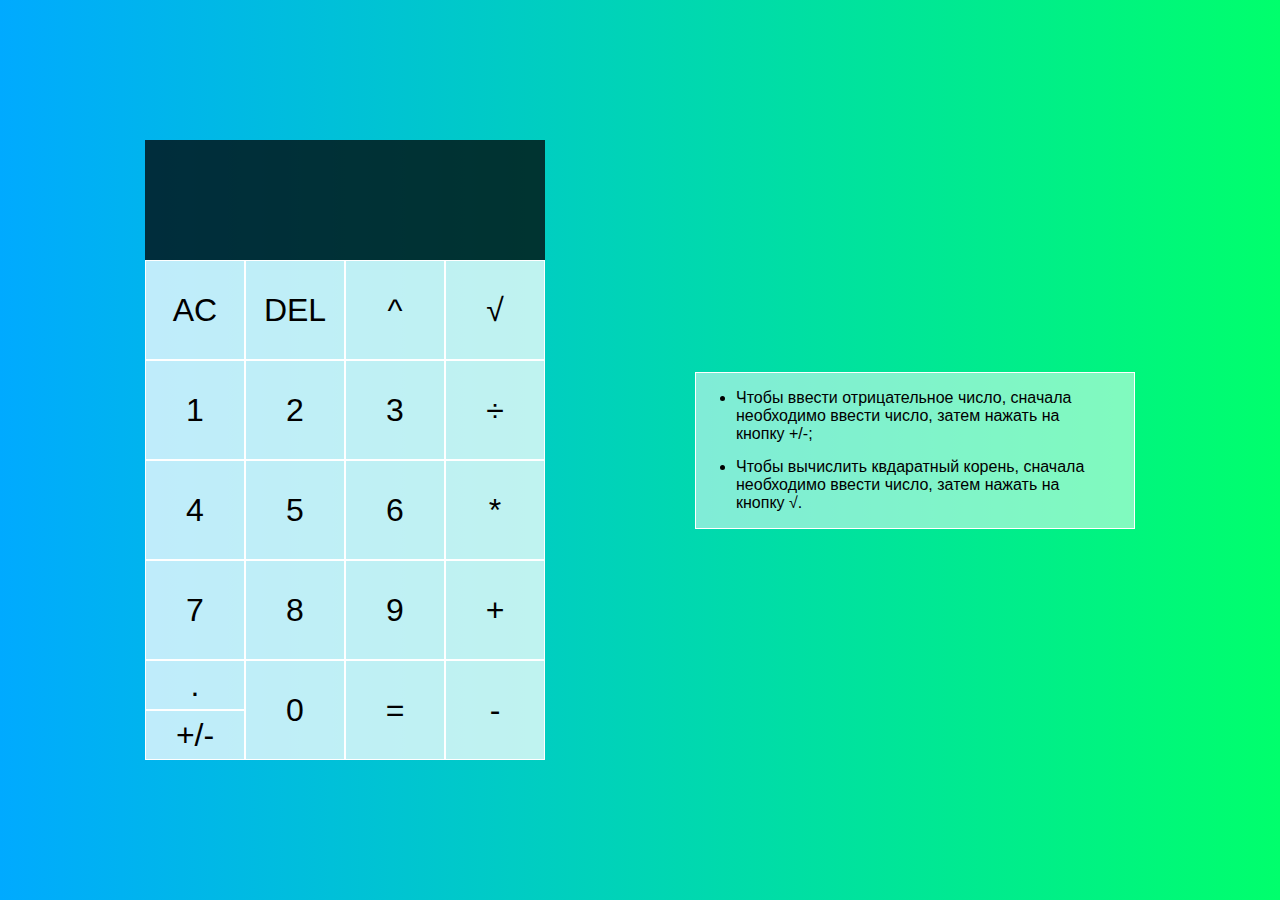
<file: calculator/index.html>
<!DOCTYPE html>
<html lang="en">

<head>
  <meta charset="UTF-8">
  <meta name="viewport" content="width=device-width, initial-scale=1.0">
  <meta http-equiv="X-UA-Compatible" content="ie=edge">
  <title>Calculator</title>
  <link href="styles.css" rel="stylesheet">
  <script src="script.js" defer></script>
</head>

<body>
  <div class="main-block">
    <div class="calculator-grid">
      <div class="output">
        <div data-previous-operand class="previous-operand"></div>
        <div data-current-operand class="current-operand"></div>
      </div>
      <button class="full" data-all-clear>AC</button>
      <button class="full" data-delete>DEL</button>
      <button class="full" data-operation>^</button>
      <button class="full" data-operation>&Sqrt;</button>
      <button class="full" data-number>1</button>
      <button class="full" data-number>2</button>
      <button class="full" data-number>3</button>
      <button class="full" data-operation>÷</button>
      <button class="full" data-number>4</button>
      <button class="full" data-number>5</button>
      <button class="full" data-number>6</button>
      <button class="full" data-operation>*</button>
      <button class="full" data-number>7</button>
      <button class="full" data-number>8</button>
      <button class="full" data-number>9</button>
      <button class="full" data-operation>+</button>
      <button class="half dot" data-number>.</button>
      <button class="half plus-minus" data-negative>+/-</button>
      <button class="full" data-number>0</button>
      <button class="full" data-equals>=</button>
      <button class="full" data-operation>-</button>
    </div>

    <div class="instruction">
      <ul>
        <li>Чтобы ввести отрицательное число, сначала необходимо ввести число, затем нажать на кнопку +/-;</li>
        <li>Чтобы вычислить квдаратный корень, сначала необходимо ввести число, затем нажать на кнопку &Sqrt;.</li>
      </ul>
    </div>
  </div>
</body>

</html>
</file>
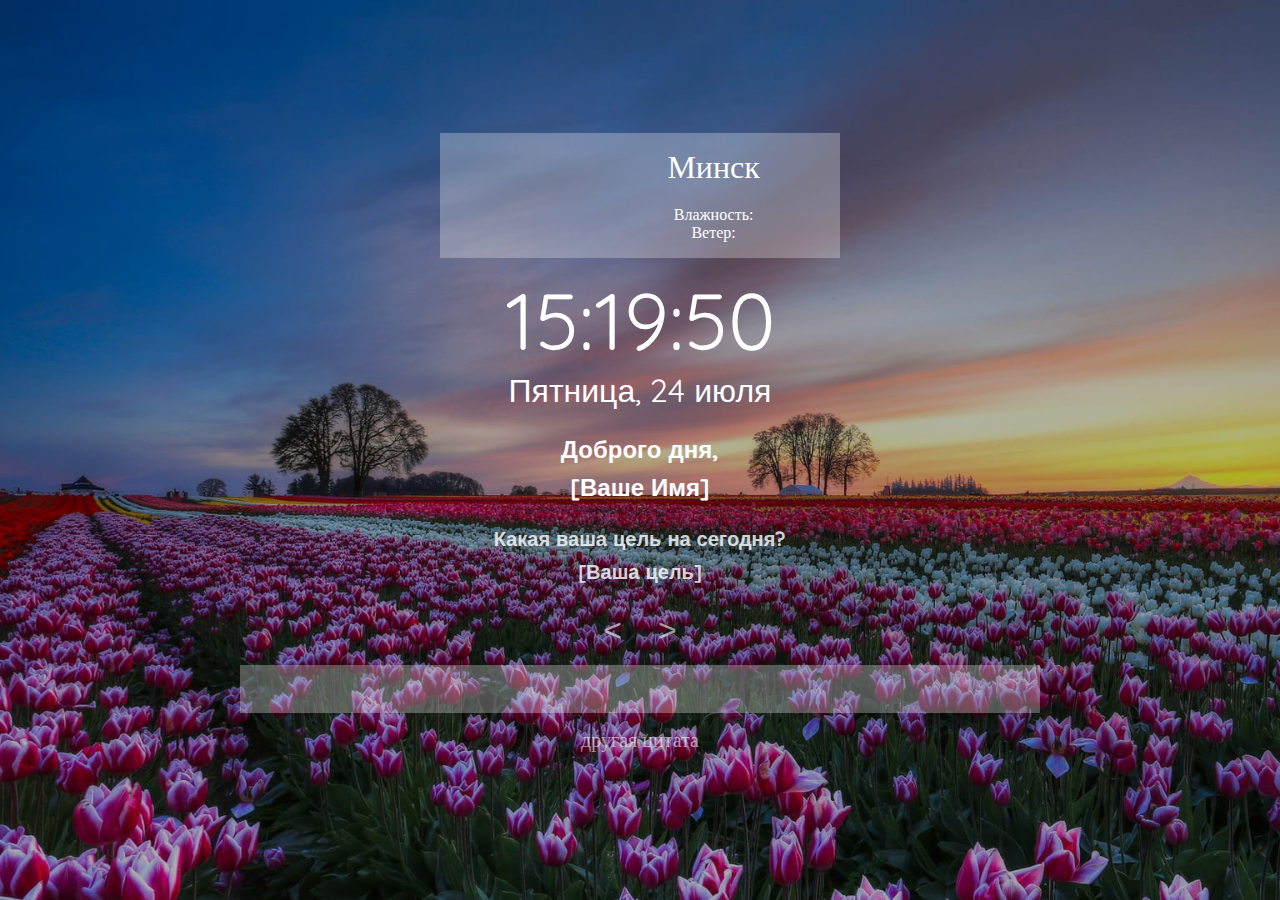
<file: momentum/index.html>
<!DOCTYPE html>
<html lang="en">

<head>
  <meta charset="UTF-8" />
  <meta name="viewport" content="width=device-width, initial-scale=1.0" />
  <link href="https://fonts.googleapis.com/css2?family=Quicksand:wght@600&display=swap" rel="stylesheet">
  <link rel="stylesheet" href="owfont-regular.css" />
  <link rel="stylesheet" href="style.css" />
  <title>momentum</title>
</head>

<body>
  <div class="weather">
    <div class="part1">
      <div class="weather-icon"></div>
      <div class="temperature"></div>
    </div>
    <div class="part2">
      <div class="city" contenteditable="true">Минск</div>
      <div class="humidity">Влажность: </div>
      <div class="wind">Ветер:</div>
    </div>
  </div>
  <time class="time"></time>
  <h1>
    <div class="greeting"></div>
    <div class="name" contenteditable="true"></div>
  </h1>
  <h2>
    <div>Какая ваша цель на сегодня?</div>
    <div class="focus" contenteditable="true"></div>
  </h2>
  <div>
    <button class="load-previous-bg-btn">&lt;</button>
    <button class="load-next-bg-btn">&gt;</button>
  </div>
  <figure class="quote">
    <blockquote></blockquote>
    <figcaption></figcaption>
  </figure>
  <button class="change-quote-btn">другая цитата</button>
  <script src="script.js"></script>
</body>

</html>
</file>
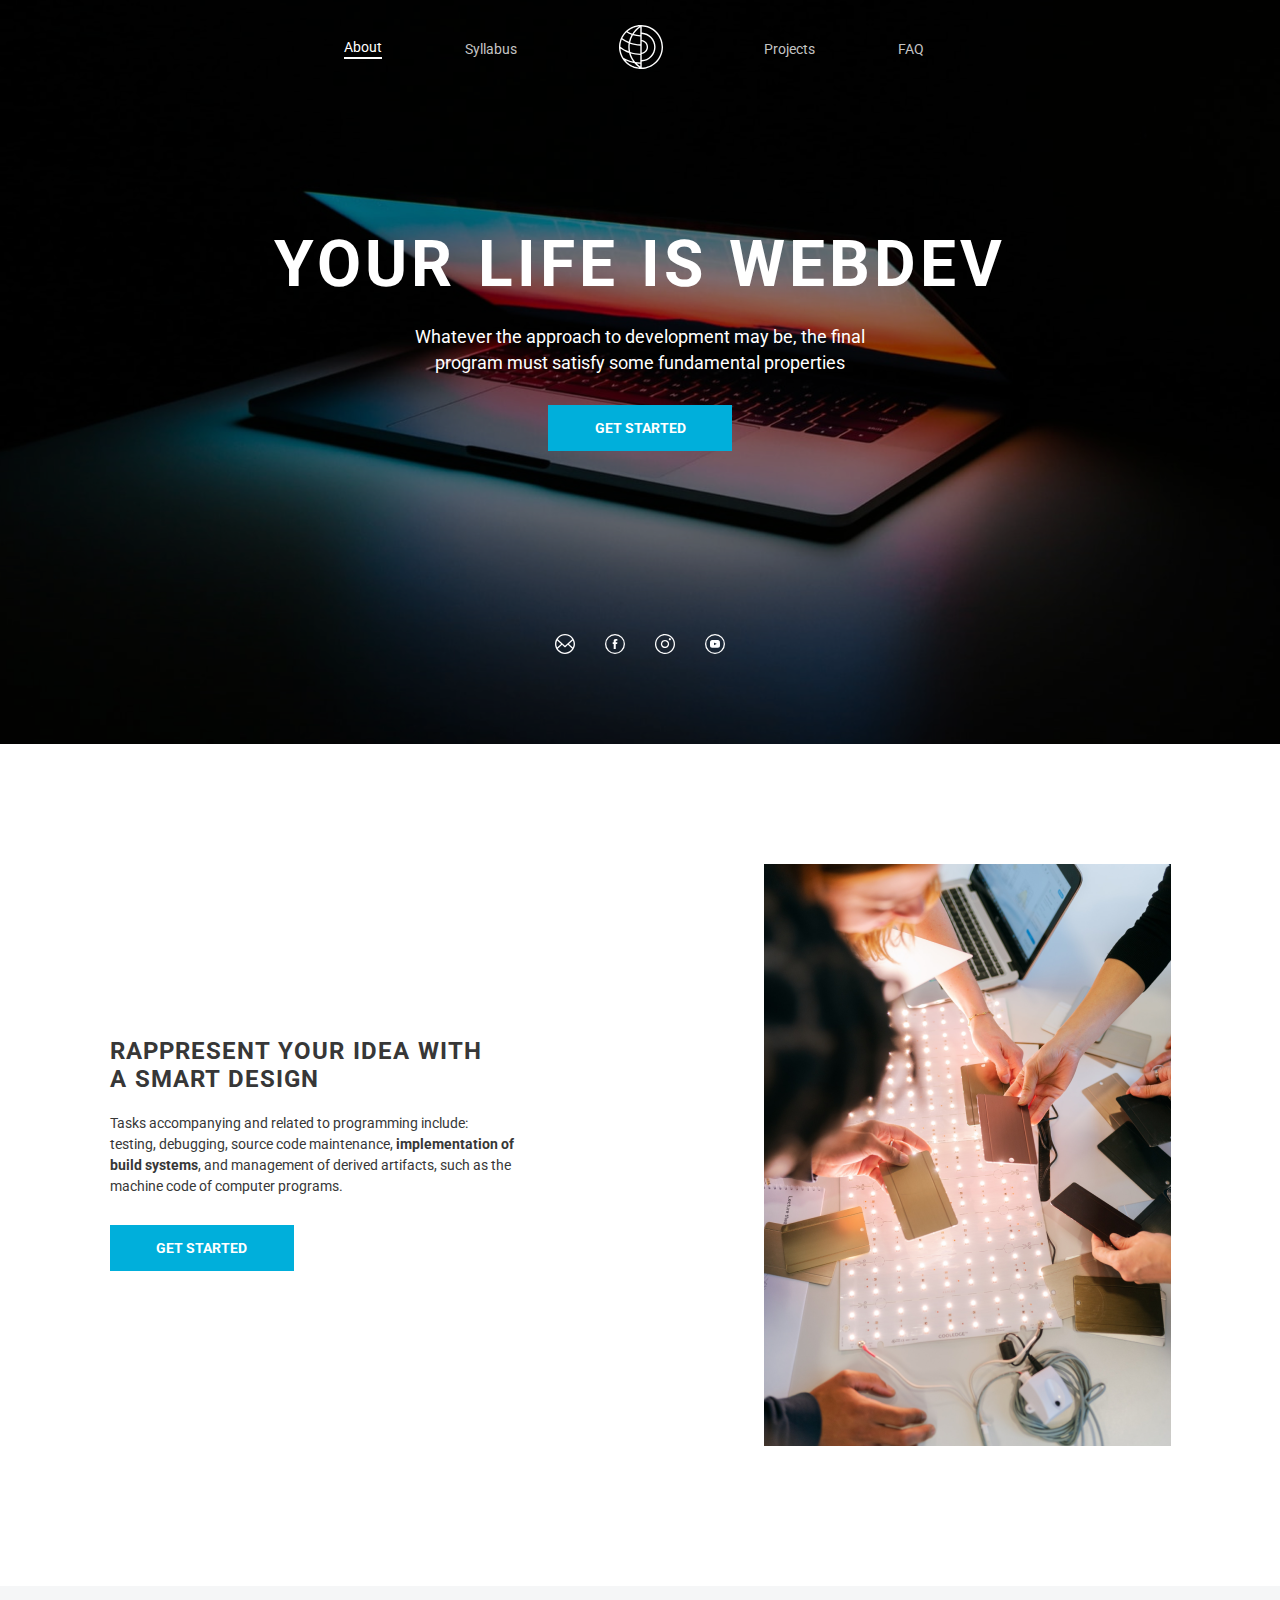
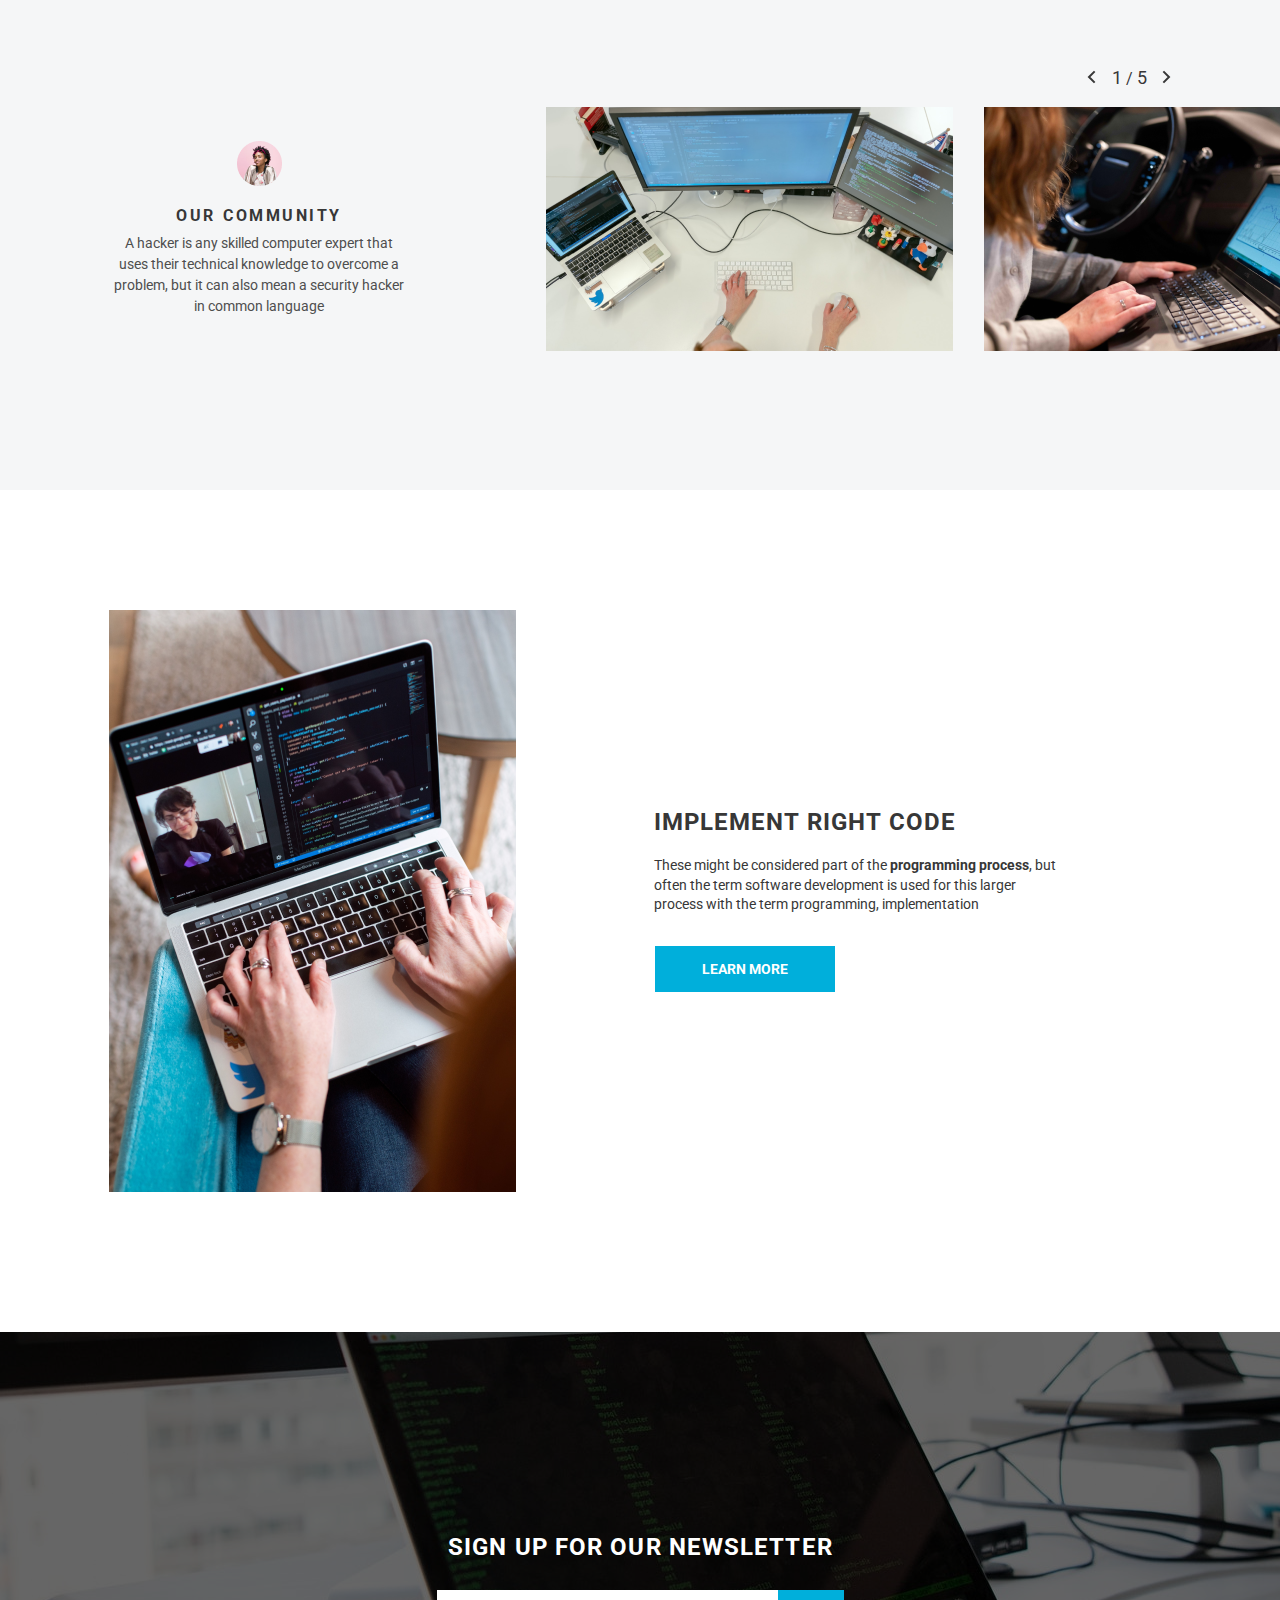
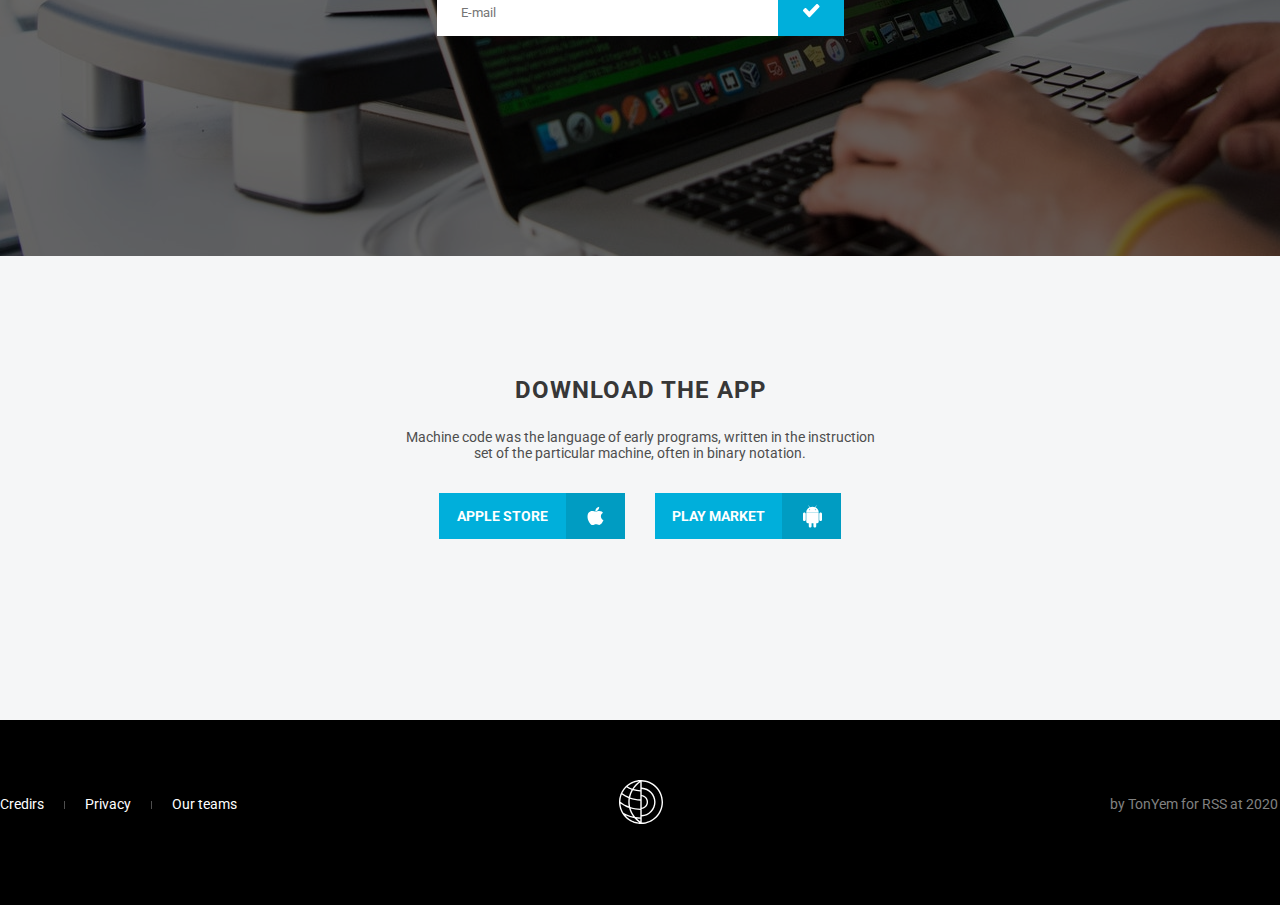
<file: webdev/index.html>
<!DOCTYPE html>
<html lang="en">

<head>
    <meta charset="UTF-8">
    <meta name="viewport" content="width=device-width, initial-scale=1.0">
    <link rel="stylesheet" href="./style.css">
    <title>webdev</title>
</head>

<body>
    <div class="parent-of-all">
        <header id="header">
            <nav class="nav">
                <h1 class="webdev">webdev</h1>
                <ul class="nav-list">
                    <li class="nav-list-element"><a class="white-link">About</a></li>
                    <li class="nav-list-element"><a class="white-link">Syllabus</a></li>
                    <li class="nav-list-element"><a class="logo"><img src="./assets/logo.svg"></a>
                    </li>
                    <li class="nav-list-element"><a class="white-link">Projects</a></li>
                    <li class="nav-list-element"><a class="white-link">FAQ</a></li>
                </ul>
            </nav>
        </header>
        <main>
            <section class="your-life">

                <div class="your-life-heading">your life is WebDev</div>
                <div class="text">Whatever the approach to development may be, the final program must satisfy some
                    fundamental properties</div>
                <div class="btn-main-box">
                    <button class="btn-main">GET STARTED</button>
                </div>
                <div class="links-box">
                    <a href="#">
                        <svg width="20" height="20" viewBox="0 0 20 20" fill="none" xmlns="http://www.w3.org/2000/svg">
                            <path
                                d="M9.99781 0C4.51913 0 0.035774 4.45778 0.000227016 9.93778C-0.0175465 12.6089 1.00887 15.1289 2.88397 17.0267C4.75908 18.9289 7.26514 19.9822 9.9356 20C9.9356 20 9.99781 20 10.0023 20C15.4809 20 19.9643 15.5422 19.9998 10.0622C20.0309 4.55111 15.5742 0.0355556 9.99781 0ZM17.8537 13.6089L13.8858 10L17.8581 6.39111C18.3736 7.50667 18.6579 8.74667 18.6491 10.0533C18.6402 11.32 18.3558 12.5244 17.8537 13.6089ZM10.0511 1.34667C13.0415 1.36444 15.672 2.90667 17.2138 5.23111L9.99781 11.7911L7.50064 9.52L2.79066 5.24C4.3414 2.89778 7.01187 1.34667 10.0511 1.34667ZM2.14193 6.39111L6.10986 10L2.13304 13.6133C1.60873 12.48 1.33768 11.2311 1.34657 9.94667C1.35546 8.68 1.63983 7.47556 2.14193 6.39111ZM9.99781 18.6533H9.94005C7.62949 18.64 5.46557 17.7244 3.8393 16.08C3.4394 15.6756 3.08393 15.2356 2.77289 14.7689L7.06519 10.8711L9.56236 13.1378C9.68678 13.2489 9.84229 13.3067 9.99781 13.3067C10.1533 13.3067 10.3088 13.2489 10.4333 13.1378L12.9304 10.8711L17.2138 14.7644C15.6587 17.1022 13.0015 18.6533 9.99781 18.6533Z"
                                fill="white" />
                        </svg>
                    </a>
                    <a href="#">
                        <svg width="20" height="20" viewBox="0 0 20 20" fill="none" xmlns="http://www.w3.org/2000/svg">
                            <path
                                d="M8.6955 6.937V8.314H7.6875V9.997H8.6955V15H10.7675V9.997H12.1575C12.1575 9.997 12.2885 9.19 12.3515 8.307H10.7755V7.157C10.7755 6.984 11.0015 6.753 11.2255 6.753H12.3535V5H10.8185C8.6445 5 8.6955 6.685 8.6955 6.937Z"
                                fill="white" />
                            <circle cx="10" cy="10" r="9.35" stroke="white" stroke-width="1.3" />
                        </svg>
                    </a>
                    <a href="#">
                        <svg width="20" height="20" viewBox="0 0 20 20" fill="none" xmlns="http://www.w3.org/2000/svg">
                            <path
                                d="M15.5787 4.42128C15.7785 4.62103 15.8907 4.89196 15.8907 5.17447C15.8907 5.45697 15.7785 5.7279 15.5787 5.92766C15.379 6.12742 15.108 6.23964 14.8255 6.23964C14.543 6.23964 14.2721 6.12742 14.0723 5.92766C14.0248 5.87675 13.9808 5.82273 13.9404 5.76596C13.9011 5.70726 13.8683 5.64448 13.8426 5.57872C13.8163 5.51559 13.7963 5.45003 13.783 5.38298C13.7767 5.31361 13.7767 5.24383 13.783 5.17447C13.7848 4.89258 13.8962 4.62246 14.0936 4.42128C14.1436 4.37274 14.1977 4.3286 14.2553 4.28936C14.3711 4.21159 14.5013 4.15804 14.6383 4.13191C14.8068 4.10123 14.9801 4.1115 15.1438 4.16185C15.3075 4.21221 15.4566 4.30119 15.5787 4.42128ZM14.1149 10C14.1149 10.8138 13.8736 11.6094 13.4214 12.2861C12.9693 12.9628 12.3266 13.4902 11.5747 13.8017C10.8228 14.1131 9.99544 14.1946 9.19723 14.0358C8.39902 13.877 7.66581 13.4851 7.09033 12.9097C6.51486 12.3342 6.12295 11.601 5.96418 10.8028C5.8054 10.0046 5.88689 9.17719 6.19834 8.4253C6.50978 7.6734 7.0372 7.03074 7.71389 6.57859C8.39058 6.12644 9.18615 5.8851 10 5.8851C11.091 5.88623 12.137 6.32013 12.9084 7.09157C13.6799 7.86302 14.1138 8.90901 14.1149 10ZM12.8383 10C12.8383 9.43863 12.6718 8.88988 12.36 8.42312C12.0481 7.95637 11.6048 7.59258 11.0862 7.37775C10.5675 7.16293 9.99685 7.10672 9.44628 7.21624C8.8957 7.32575 8.38997 7.59608 7.99302 7.99302C7.59608 8.38996 7.32576 8.8957 7.21624 9.44627C7.10673 9.99685 7.16293 10.5675 7.37776 11.0862C7.59258 11.6048 7.95637 12.0481 8.42313 12.36C8.88988 12.6718 9.43864 12.8383 10 12.8383C10.7528 12.8383 11.4747 12.5393 12.007 12.007C12.5393 11.4747 12.8383 10.7528 12.8383 10ZM20 10C20 11.9778 19.4135 13.9112 18.3147 15.5557C17.2159 17.2002 15.6541 18.4819 13.8268 19.2388C11.9996 19.9957 9.98891 20.1937 8.0491 19.8078C6.10929 19.422 4.32746 18.4696 2.92894 17.0711C1.53041 15.6725 0.578004 13.8907 0.192152 11.9509C-0.1937 10.0111 0.00433284 8.00042 0.761209 6.17316C1.51809 4.3459 2.79981 2.78412 4.4443 1.6853C6.08879 0.58649 8.02219 0 10 0C12.6515 0.0022537 15.1937 1.05655 17.0686 2.93142C18.9435 4.8063 19.9977 7.34852 20 10ZM18.7234 10C18.7234 8.27467 18.2118 6.58809 17.2532 5.15353C16.2947 3.71898 14.9323 2.60088 13.3383 1.94062C11.7443 1.28037 9.99032 1.10762 8.29815 1.44421C6.60598 1.78081 5.05161 2.61163 3.83162 3.83162C2.61164 5.05161 1.78081 6.60597 1.44422 8.29815C1.10762 9.99032 1.28038 11.7443 1.94063 13.3383C2.60088 14.9323 3.71898 16.2947 5.15354 17.2532C6.5881 18.2118 8.27468 18.7234 10 18.7234C12.3126 18.72 14.5294 17.7999 16.1646 16.1646C17.7999 14.5294 18.72 12.3126 18.7234 10Z"
                                fill="white" />
                        </svg>
                    </a>
                    <a href="#">
                        <svg width="20" height="20" viewBox="0 0 20 20" fill="none" xmlns="http://www.w3.org/2000/svg">
                            <circle cx="10" cy="10" r="9.35" stroke="white" stroke-width="1.3" />
                            <path
                                d="M11.603 9.733L9.357 8.685C9.161 8.594 9 8.696 9 8.913V10.887C9 11.104 9.161 11.206 9.357 11.115L11.602 10.067C11.799 9.975 11.799 9.825 11.603 9.733ZM10 13.8C5.086 13.8 5 13.357 5 9.9C5 6.443 5.086 6 10 6C14.914 6 15 6.443 15 9.9C15 13.357 14.914 13.8 10 13.8Z"
                                fill="white" />
                        </svg>
                    </a>
                </div>
            </section>

            <section class="rappresent">
                <div class="left-rappresent">
                    <div class="rappresent-content-box">
                        <h2 class="dark-bold-h2">Rappresent your idea with
                            a smart Design</h2>
                        <div class="rappresent-text">Tasks accompanying and related to programming include: testing,
                            debugging, source code maintenance,
                            <strong>implementation of build systems</strong>, and management of derived artifacts, such
                            as
                            the machine
                            code of computer programs. </div>
                        <div class="btn-main-box">
                            <button class="btn-main">GET STARTED</button>
                        </div>
                    </div>
                </div>
                <figure class="right-rappresent ">
                    <img src="./assets/content-image-1.png">
                </figure>
            </section>

            <section class="our-community">
                <div class="left-community">
                    <div class="citation-box">
                        <img src="./assets/userpic.png">
                        <div class="dark-medium-h2">our community</div>
                        <div class="community-text">A hacker is any skilled computer expert that uses their technical
                            knowledge to overcome a
                            problem, but it can also mean a security hacker in common language</div>
                    </div>
                </div>
                <div class="right-community">
                    <div class="slider-btn-box">
                        <div class="arrow">
                            <svg width="9" height="14" viewBox="0 0 9 14" fill="none"
                                xmlns="http://www.w3.org/2000/svg">
                                <path d="M7.65685 1.34314L2 6.99999L7.65685 12.6568" stroke="#373737"
                                    stroke-width="2" />
                            </svg>
                        </div>
                        <div class="left-number-slider">1</div>
                        <div>/</div>
                        <div class="right-number-slider">5</div>
                        <div class="arrow">
                            <svg width="9" height="14" viewBox="0 0 9 14" fill="none"
                                xmlns="http://www.w3.org/2000/svg">
                                <path d="M1.34314 1.34314L6.99999 6.99999L1.34314 12.6568" stroke="#373737"
                                    stroke-width="2" />
                            </svg>
                        </div>
                    </div>
                    <div class="slider-img-box">
                        <img src="./assets/Rectangle 1.png">
                        <img class="middle-slider-img" src="./assets/Rectangle 2.png">
                        <div class="cutted-img-box">
                            <img class="cutted-img" src="./assets/Rectangle 3.png">
                        </div>
                    </div>
                </div>
            </section>

            <section class="implement">
                <figure class="left-implement">
                    <img src="./assets/content-image-2.png">
                </figure>
                <div class="right-implement">
                    <div class="implement-content">
                        <h2 class="dark-bold-h2">Implement right Code</h2>
                        <div class="implement-text">These might be considered part of the <strong>programming
                                process</strong>, but often the term software development is used for this larger
                            process
                            with the term programming, implementation</div>
                        <div class="btn-main-box">
                            <button class="learn-more-btn">LEARN MORE</button>
                        </div>
                    </div>
                </div>
            </section>

            <section class="sign-up">
                <div class="form">
                    <div class="form-header">sign up for our newsletter</div>
                    <div class="email-box">
                        <input class="email" type="email" placeholder="E-mail">
                        <div class="submit-box">
                            <button class="submit">
                                <img class="submit-img" src="./assets/check-icon.svg">
                            </button>
                        </div>
                    </div>
                </div>
            </section>

            <section class="download">
                <div class="download-content-box">
                    <div class="download-header">Download the App</div>
                    <div class="download-text">Machine code was the language of early programs, written in the
                        instruction
                        set of the particular machine, often in binary notation.</div>
                    <div class="btns-download-box">
                        <button class="btn-download left-btn">
                            <div class="btn-content-left">Apple store</div>
                            <div class="btn-content-right">
                                <img src="./assets/icon-apple.svg">
                            </div>
                        </button>
                        <button class="btn-download right-btn">
                            <div class="btn-content-left">Play Market</div>
                            <div class="btn-content-right">
                                <img src="./assets/icon-android.svg">
                            </div>
                        </button>
                    </div>
                </div>
            </section>
        </main>
        <footer>
            <div class="footer-links">
                <a>Credirs</a>
                <div class="separator">
                    <img src="./assets/mnu-items-divider.svg">
                </div>
                <a>Privacy</a>
                <div class="separator">
                    <img src="./assets/mnu-items-divider.svg">
                </div>
                <a>Our teams</a>
            </div>
            <figure class="footer-logo-box">
                <a href="#header"><img src="./assets/logo.svg"></a>
            </figure>
            <div class="author">by TonYem for RSS at 2020</div>
        </footer>
    </div>
</body>

</html>
</file>
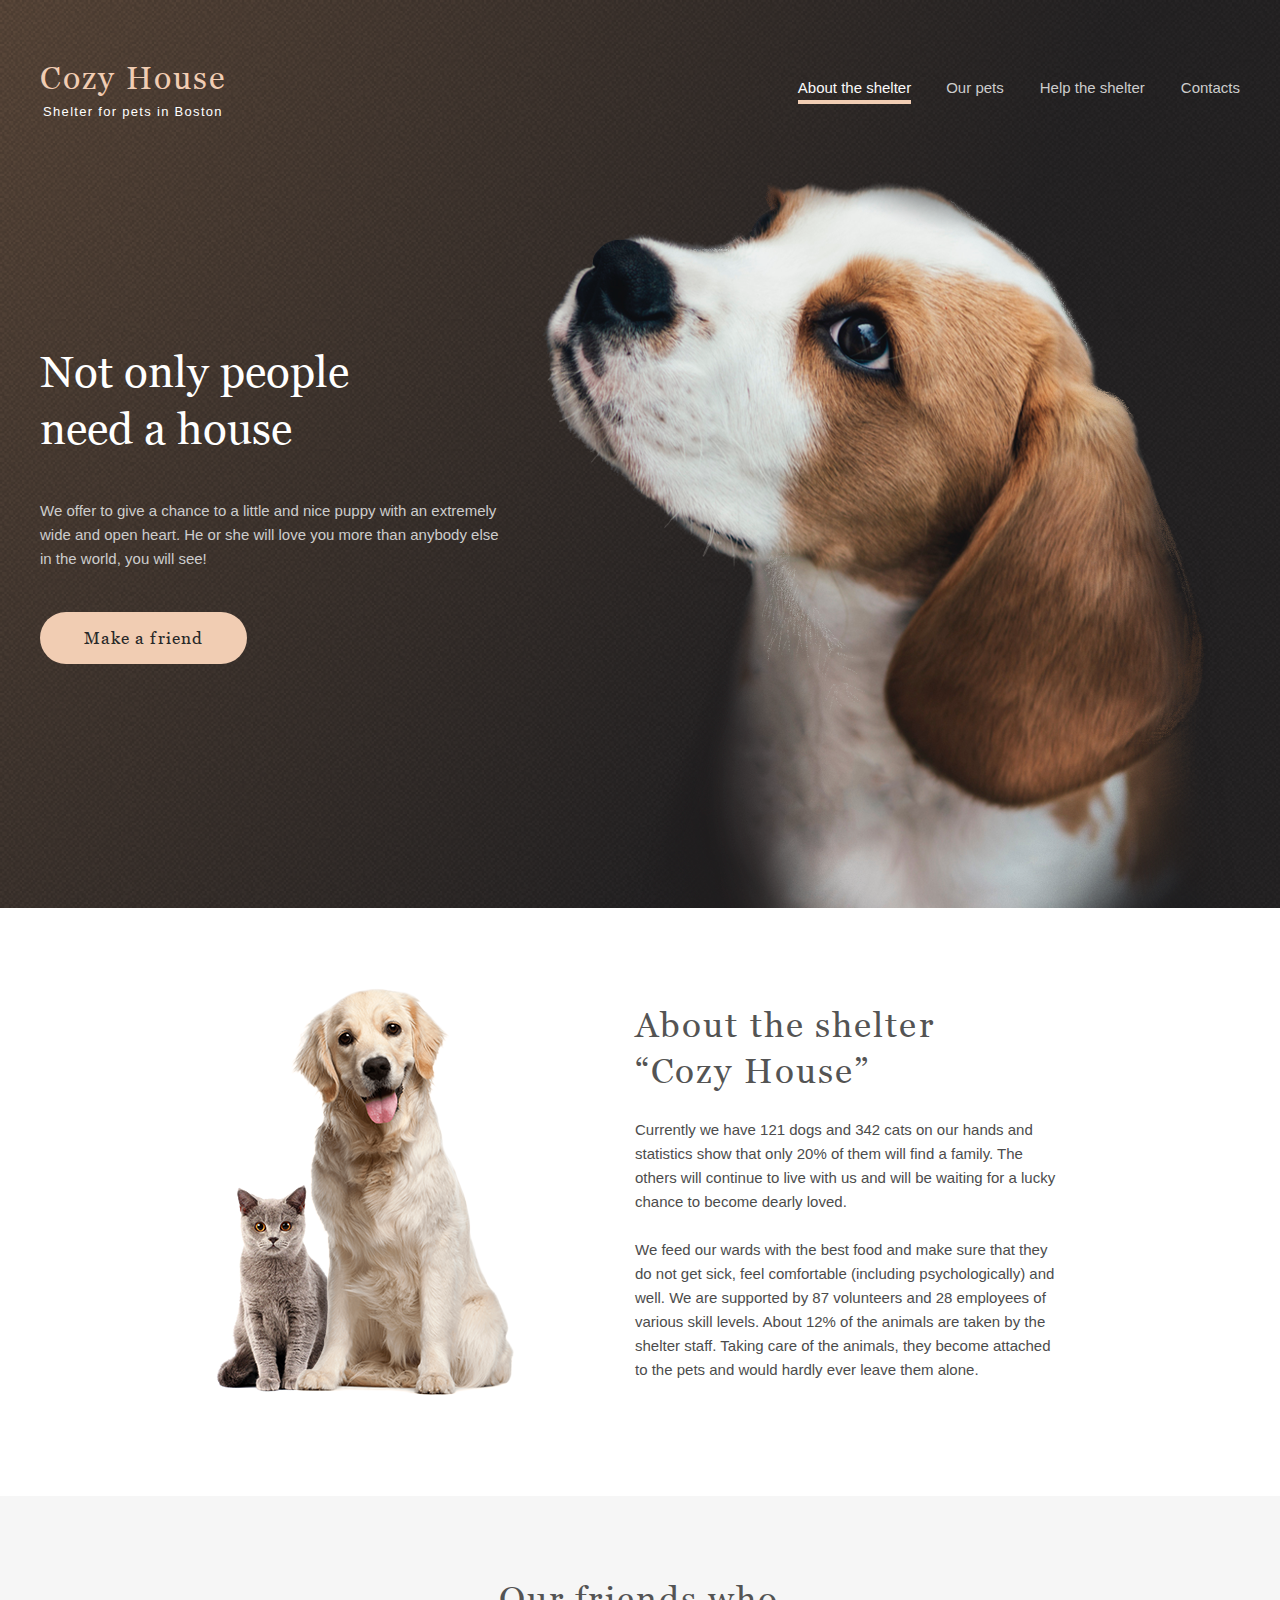
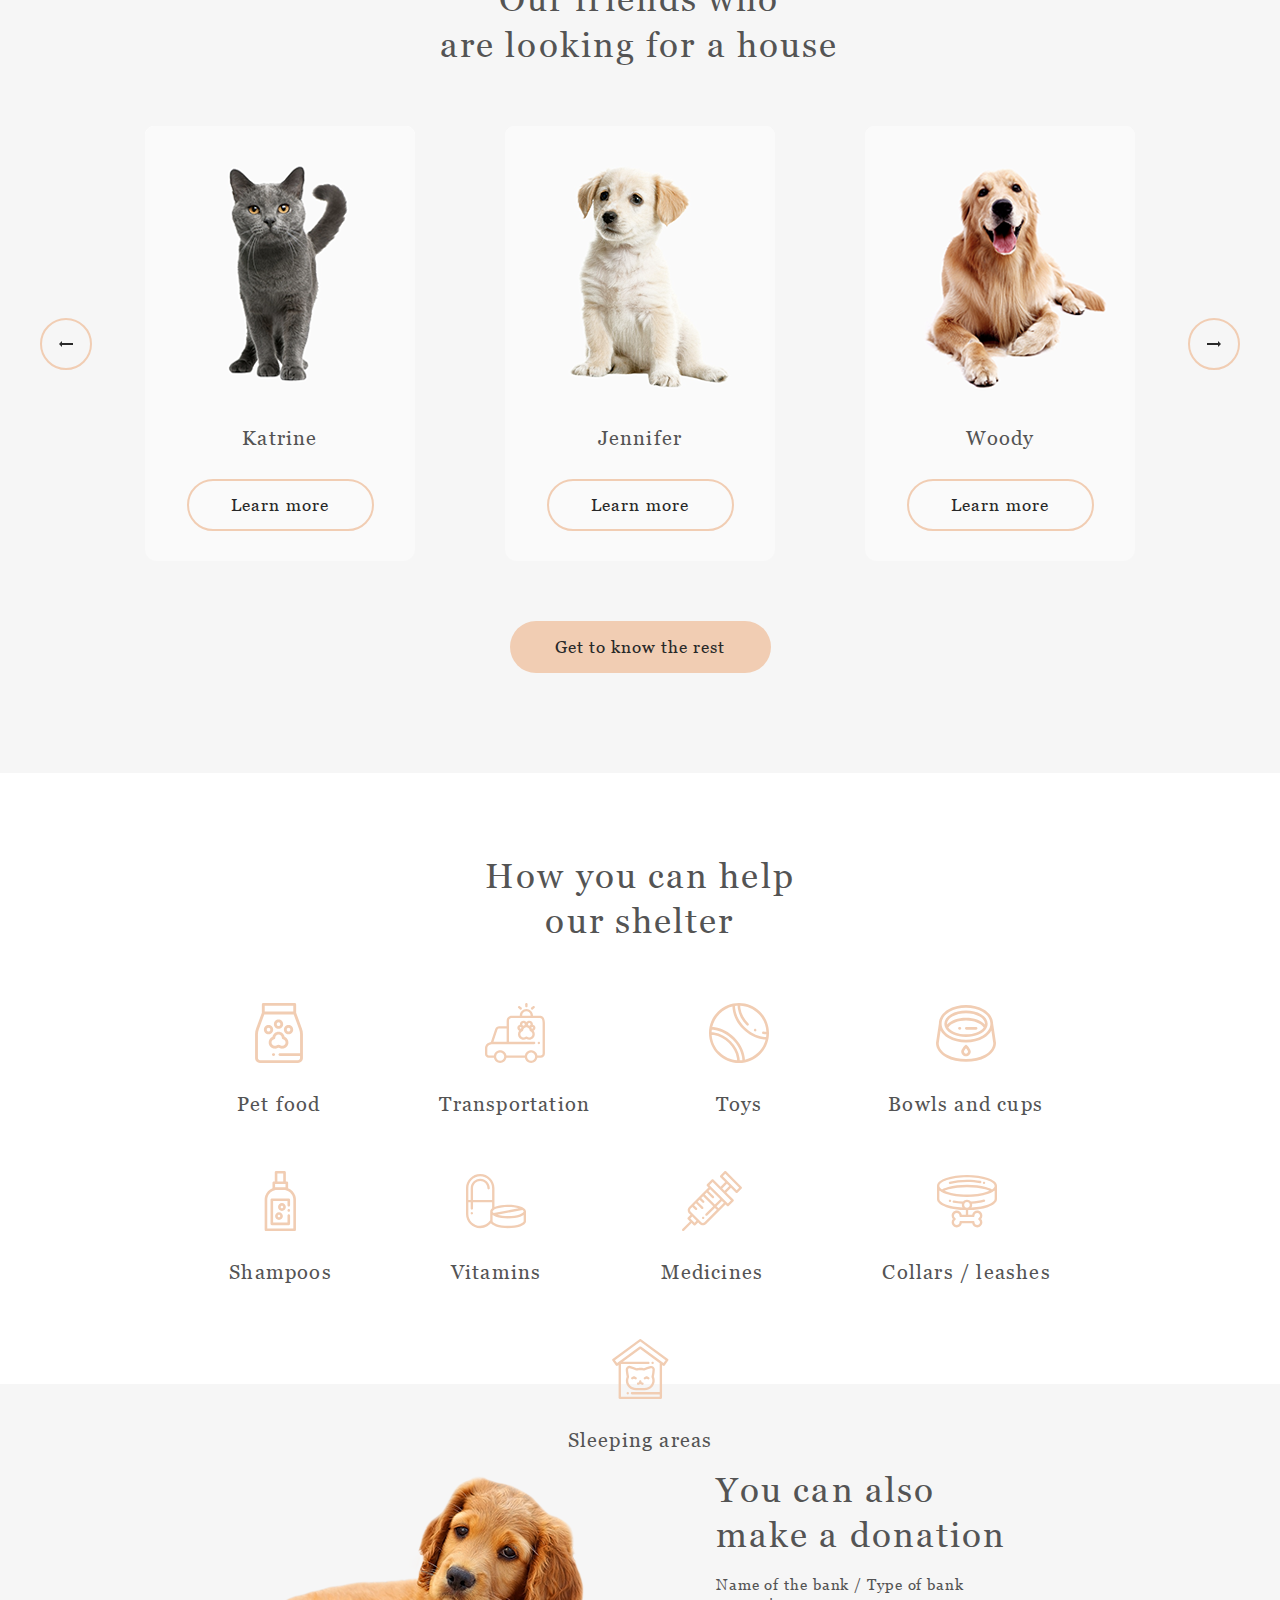
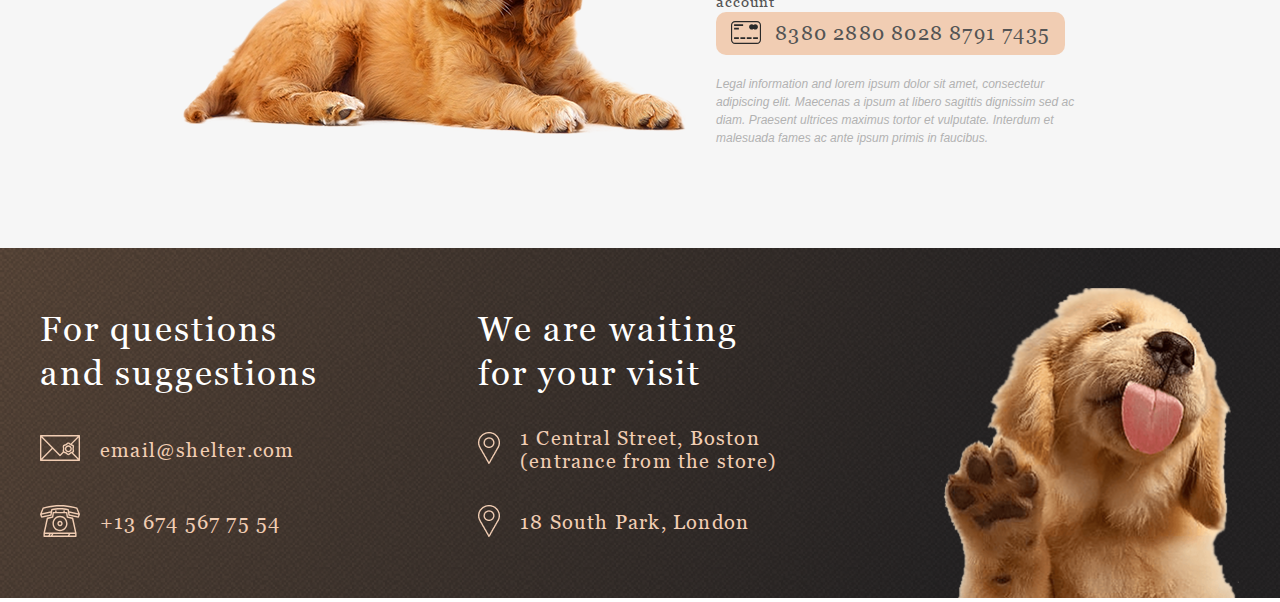
<file: shelter/pages/main/index.html>
<!DOCTYPE html>
<html lang="en">

<head>
  <meta charset="UTF-8">
  <meta name="viewport" content="width=device-width, initial-scale=1.0">
  <title>Main</title>
  <link rel="stylesheet" href="./main.css">
</head>

<body>
  <header>
    <div class="header-main-block">
      <div class="logo-block">
        <div>Cozy House</div>
        <div>Shelter for pets in Boston</div>
      </div>
      <nav>
        <div>
          <a href="#">About the shelter</a>
          <a href="../pets/pets.html">Our pets</a>
          <a>Help the shelter</a>
          <a>Contacts</a>
        </div>
      </nav>
    </div>
  </header>
  <main>
    <section class="not-only-section">
      <div class="not-only-content">
        <div class="left-not-only">
          <div class="left-not-only-content">
            <div class="not-only-header">Not only people need a house</div>
            <div class="not-only-text">We offer to give a chance to a little and nice puppy with an extremely wide and
              open heart. He or she will love you more than anybody else in the world, you will see!</div>
            <div><a href="../pets/pets.html"><button class="primary-btn">Make a friend</button></a></div>
          </div>
        </div>
        <div class="right-not-only">
          <img src="../../assets/images/start-screen-puppy.png" alt="puppy">
        </div>
      </div>
    </section>
    <section class="about-section">
      <div class="about-content">
        <div class="left-about">
          <img src="../../assets/images/about-pets.png" alt="about pets">
        </div>
        <div class="right-about">
          <div class="about-header">About the shelter “Cozy House”</div>
          <div class="about-text">Currently we have 121 dogs and 342 cats on our hands and statistics show that only 20%
            of them will find a family. The others will continue to live with us and will be waiting for a lucky chance
            to become dearly loved.</div>
          <div class="about-text">We feed our wards with the best food and make sure that they do not get sick, feel
            comfortable (including psychologically) and well. We are supported by 87 volunteers and 28 employees of
            various skill levels. About 12% of the animals are taken by the shelter staff. Taking care of the animals,
            they become attached to the pets and would hardly ever leave them alone.</div>
        </div>
      </div>
    </section>
    <section class="our-friends">
      <div class="our-friends-header-box">
        <div class="our-friends-header">Our friends who<br>are looking for a house</div>
      </div>
      <div class="our-friends-slider">
        <div>
          <button class="secondary-btn">
            <img src="../../assets/images/left_Arrow.png" alt="left arrow">
          </button>
        </div>
        <div class="our-friends-slider-content">
          <div class="slider-part">
            <div>
              <img src="../../assets/images/pets-katrine.png" alt="Katrine">
            </div>
            <div>Katrine</div>
            <div>
              <button class="secondary-btn">Learn more</button>
            </div>
          </div>
          <div class="slider-part">
            <div>
              <img src="../../assets/images/pets-jennifer.png" alt="Jennifer">
            </div>
            <div>Jennifer</div>
            <div>
              <button class="secondary-btn">Learn more</button>
            </div>
          </div>
          <div class="slider-part">
            <div>
              <img src="../../assets/images/pets-woody.png" alt="Woody">
            </div>
            <div>Woody</div>
            <div>
              <button class="secondary-btn">Learn more</button>
            </div>
          </div>
        </div>
        <div>
          <button class="secondary-btn">
            <img src="../../assets/images/right_Arrow.png" alt="right arrow">
          </button>
        </div>
      </div>
      <div class="primary-btn-box">
        <a href="../pets/pets.html"><button class="primary-btn">Get to know the rest</button></a>
      </div>
    </section>
    <section class="help">
      <div class="help-header-box">
        <div class="help-header">How you can help our shelter</div>
      </div>
      <div class="help-conent">
        <div>
          <img src="../../assets/icons/icon-pet-food.svg" alt="Pet food">
          <div>Pet food</div>
        </div>
        <div>
          <img src="../../assets/icons/icon-transportation.svg" alt="Transportation">
          <div>Transportation</div>
        </div>
        <div>
          <img src="../../assets/icons/icon-toys.svg" alt="Toys">
          <div>Toys</div>
        </div>
        <div>
          <img src="../../assets/icons/icon-bowls-and-cups.svg" alt="Bowls and cups">
          <div>Bowls and cups</div>
        </div>
        <div>
          <img src="../../assets/icons/icon-shampoos.svg" alt="Shampoos">
          <div>Shampoos</div>
        </div>
        <div>
          <img src="../../assets/icons/icon-vitamins.svg" alt="Vitamins">
          <div>Vitamins</div>
        </div>
        <div>
          <img src="../../assets/icons/icon-medicines.svg" alt="Medicines">
          <div>Medicines</div>
        </div>
        <div>
          <img src="../../assets/icons/icon-collars-leashes.svg" alt="Collars / leashes">
          <div>Collars / leashes</div>
        </div>
        <div>
          <img src="../../assets/icons/icon-sleeping-area.svg" alt="Sleeping areas">
          <div>Sleeping areas</div>
        </div>
      </div>
    </section>
    <section class="in-addition">
      <div class="donation-dog-box">
        <img src="../../assets/images/donation-dog.png" alt="donation dog">
      </div>
      <div class="in-addition-content">
        <div class="in-addition-header">You can also make a donation</div>
        <div class="in-addition-subheader">Name of the bank / Type of bank account</div>
        <a href="#">
          <div class="credit-card">
            <picture>
              <img src="../../assets/images/credit-card.svg" alt="credit card"></picture>
            <div>8380 2880 8028 8791 7435</div>
          </div>
        </a>
        <div class="in-addition-text">Legal information and lorem ipsum dolor sit amet, consectetur adipiscing elit.
          Maecenas a ipsum at libero
          sagittis dignissim sed ac diam. Praesent ultrices maximus tortor et vulputate. Interdum et malesuada fames ac
          ante ipsum primis in faucibus.</div>
      </div>
    </section>
  </main>
  <footer>
    <div class="footer-main-block">
      <div class="footer-contacts">
        <div class="footer-header">For questions and suggestions</div>
        <a class="footer-info-part" href="mailto: email@shelter.com">
          <div><img src="../../assets/icons/icon-email.svg" alt="email"></div>
          <div class="footer-text">email@shelter.com</div>
        </a>
        <a class="footer-info-part" href="tel:+13-674-567-75-54">
          <div><img src="../../assets/icons/icon-phone.svg" alt="phone"></div>
          <div class="footer-text">+13 674 567 75 54</div>
        </a>
      </div>
      <div class="footer-address">
        <div class="footer-header">We are waiting for your visit</div>
        <a class="footer-info-part"
          href="https://www.google.com/maps/place/Boston+Animal+Care+and+Control+Shelter/@42.298496,-71.0987906,13.79z/data=!4m8!1m2!2m1!1sboston+animal+shelter!3m4!1s0x0:0xc63954a44f1d0dee!8m2!3d42.2943419!4d-71.1215186">
          <div><img src="../../assets/icons/icon-marker.png" alt="marker"></div>
          <div class="footer-text">1 Central Street, Boston (entrance from the store)</div>
        </a>
        <a class="footer-info-part"
          href="https://www.google.com/maps/search/18+South+Park,+London+/@51.4847108,-0.1794339,12z/data=!3m1!4b1">
          <div><img src="../../assets/icons/icon-marker.png" alt="marker"></div>
          <div class="footer-text">18 South Park, London </div>
        </a>
      </div>
      <div class="footer-puppy">
        <img src="../../assets/images/footer-puppy.png" alt="puppy">
      </div>
    </div>
  </footer>
</body>

</html>
</file>
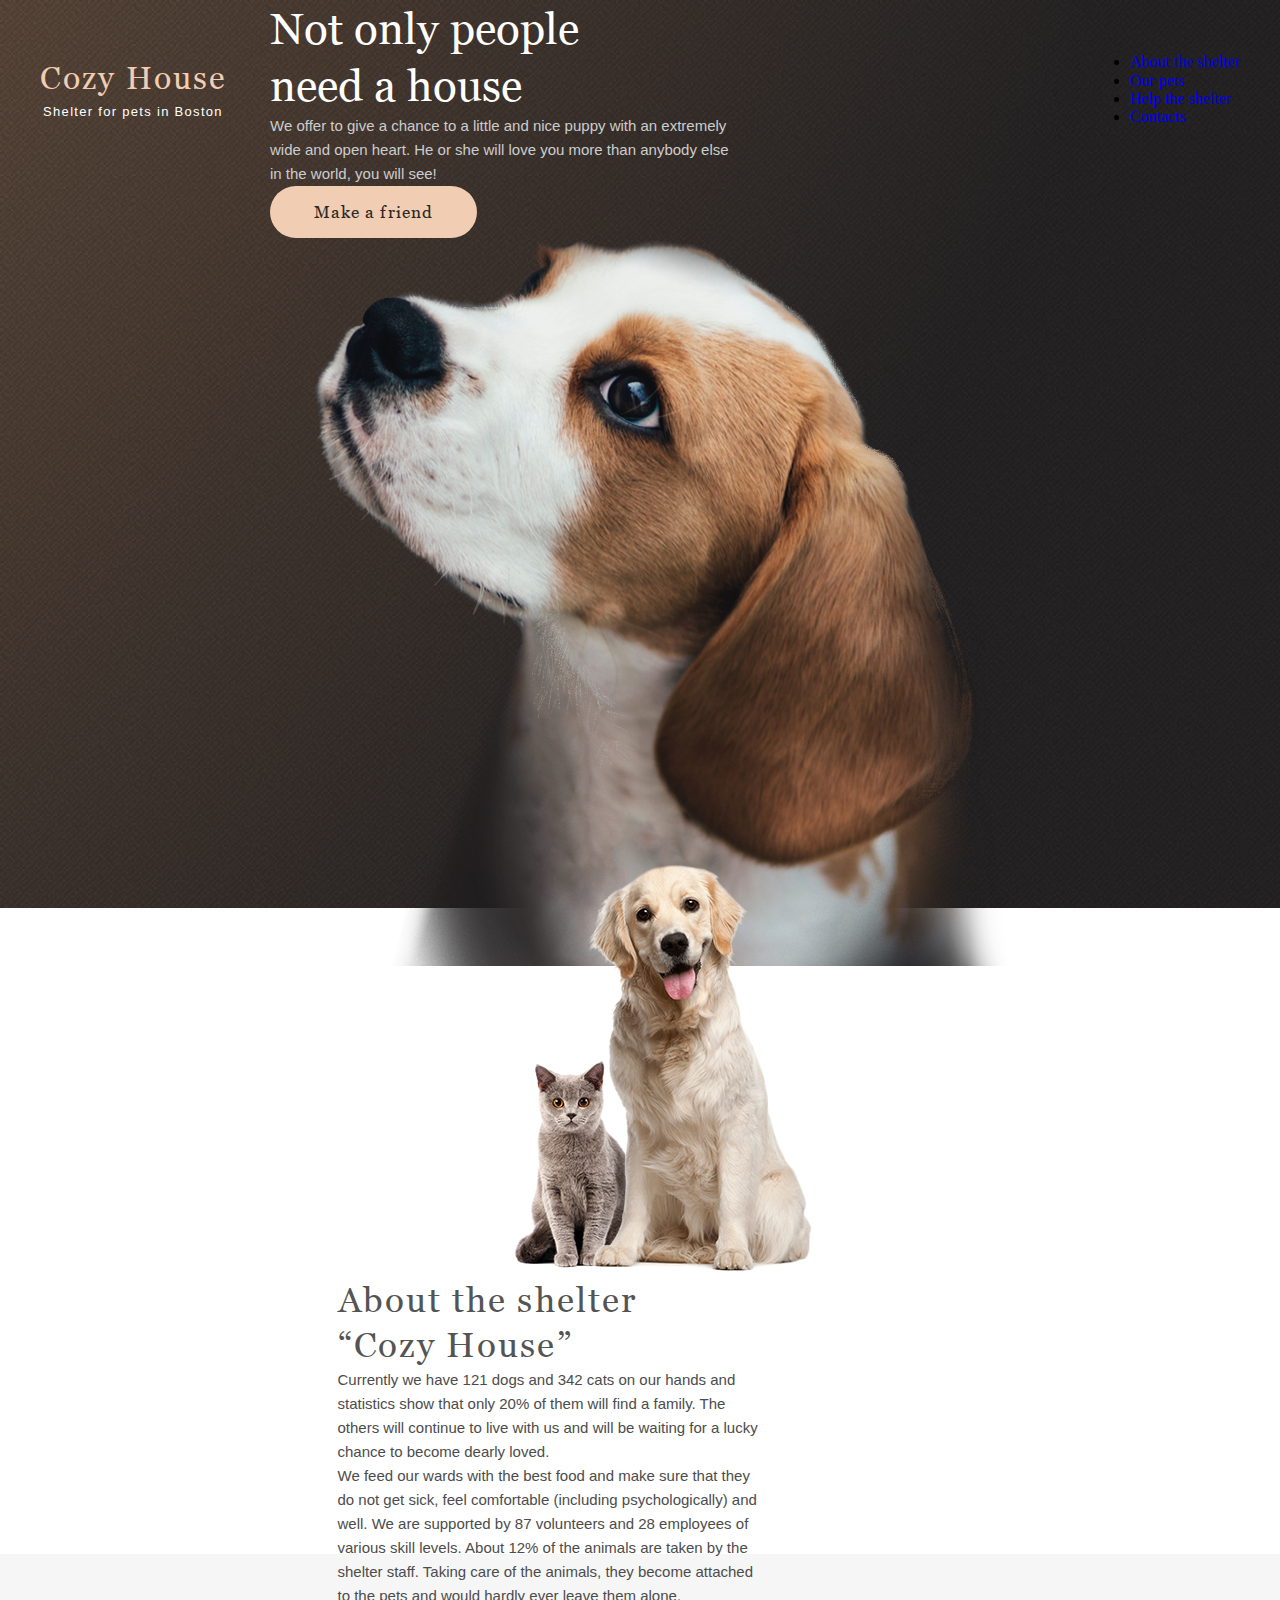
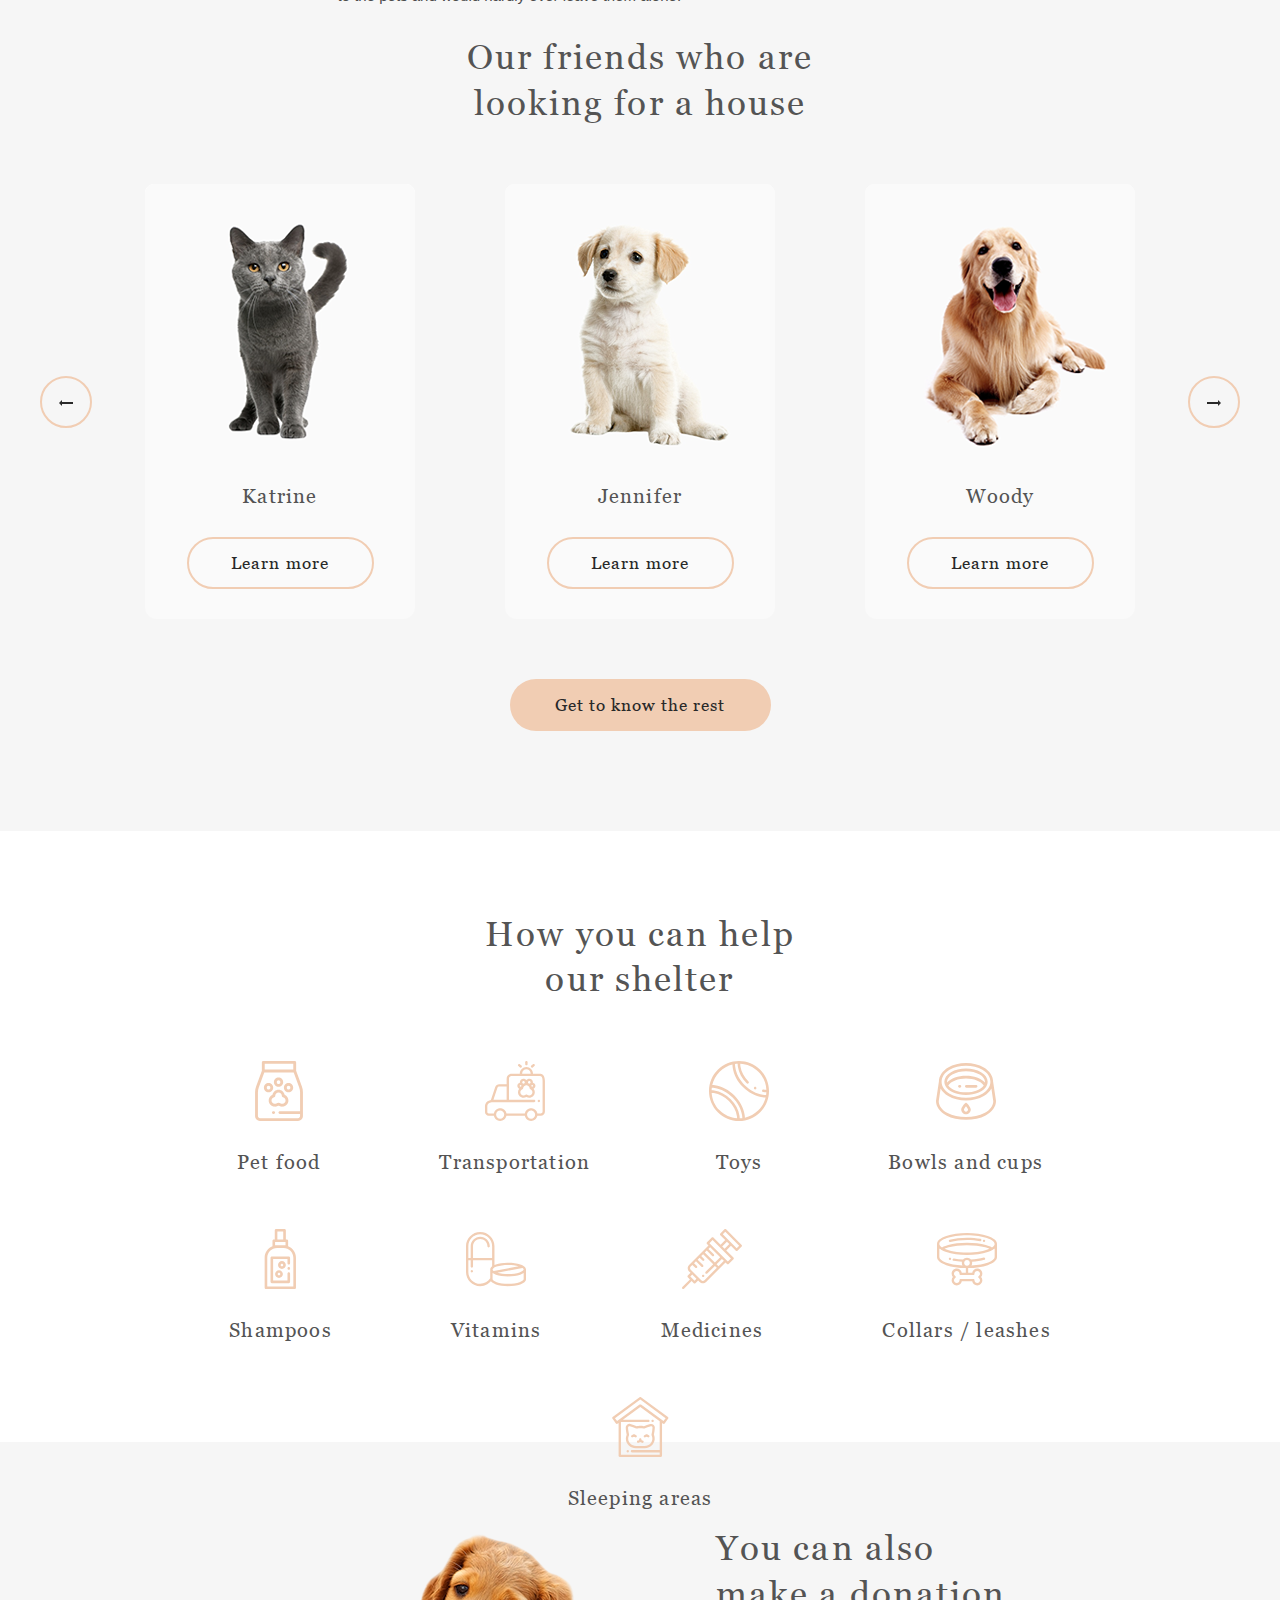
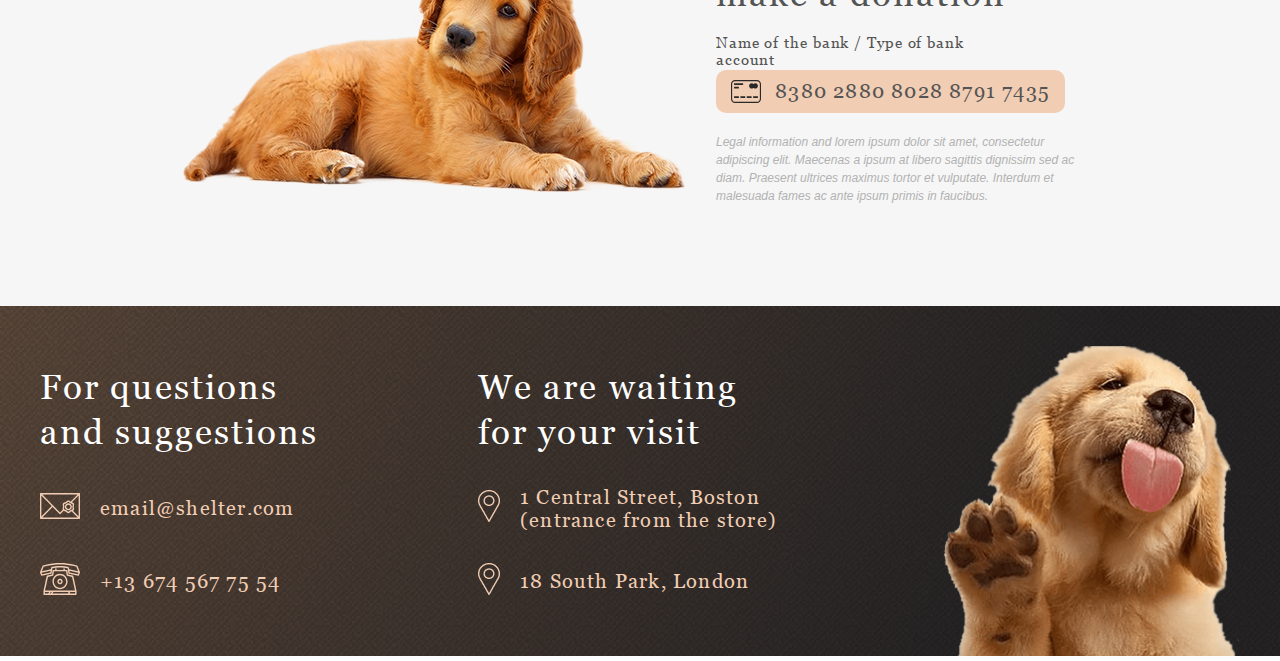
<file: shelter/pages/main/main.html>
<!DOCTYPE html>
<html lang="en">

<head>
  <meta charset="UTF-8">
  <meta name="viewport" content="width=device-width, initial-scale=1.0">
  <title>Main</title>
  <link rel="stylesheet" href="./main.css">
</head>

<body>
  <header>
    <div class="header-main-block">
      <div class="logo-block">
        <div>Cozy House</div>
        <div>Shelter for pets in Boston</div>
      </div>
      <nav>
        <ul>
          <li><a href="#">About the shelter</a></li>
          <li><a href="#">Our pets</a></li>
          <li><a href="#">Help the shelter</a></li>
          <li><a href="#">Contacts</a></li>
        </ul>
      </nav>
    </div>
  </header>
  <main>
    <section class="not-only-section">
      <div>
        <div class="left-not-only">
          <div>
            <div class="not-only-header">Not only people need a house</div>
            <div class="not-only-text">We offer to give a chance to a little and nice puppy with an extremely wide and
              open heart. He or she will love you more than anybody else in the world, you will see!</div>
            <div><button class="primary-btn">Make a friend</button></div>
          </div>
        </div>
        <div class="right-not-only">
          <img src="../../assets/images/start-screen-puppy.png" alt="puppy">
        </div>
      </div>
    </section>
    <section class="about-section">
      <div>
        <div class="left-about">
          <div><img src="../../assets/images/about-pets.png" alt="about pets"></div>
        </div>
        <div class="right-about">
          <div>
            <div class="about-header">About the shelter “Cozy House”</div>
            <div class="about-text">Currently we have 121 dogs and 342 cats on our hands and statistics show that only
              20% of them will
              find a family. The others will continue to live with us and will be waiting for a lucky chance to become
              dearly loved.</div>
            <div class="about-text">We feed our wards with the best food and make sure that they do not get sick, feel
              comfortable
              (including psychologically) and well. We are supported by 87 volunteers and 28 employees of various skill
              levels. About 12% of the animals are taken by the shelter staff. Taking care of the animals, they become
              attached to the pets and would hardly ever leave them alone.</div>
          </div>
        </div>
      </div>
    </section>
    <section class="our-friends">
      <div class="our-friends-header-box">
        <div class="our-friends-header">Our friends who are looking for a house</div>
      </div>
      <div class="our-friends-slider">
        <div>
          <button class="secondary-btn">
            <img src="../../assets/images/left_Arrow.png" alt="left arrow">
          </button>
        </div>
        <div class="our-friends-slider-content">
          <div class="slider-part">
            <div>
              <img src="../../assets/images/pets-katrine.png" alt="Katrine">
            </div>
            <div>Katrine</div>
            <div>
              <button class="secondary-btn">Learn more</button>
            </div>
          </div>
          <div class="slider-part">
            <div>
              <img src="../../assets/images/pets-jennifer.png" alt="Jennifer">
            </div>
            <div>Jennifer</div>
            <div>
              <button class="secondary-btn">Learn more</button>
            </div>
          </div>
          <div class="slider-part">
            <div>
              <img src="../../assets/images/pets-woody.png" alt="Woody">
            </div>
            <div>Woody</div>
            <div>
              <button class="secondary-btn">Learn more</button>
            </div>
          </div>
        </div>
        <div>
          <button class="secondary-btn">
            <img src="../../assets/images/right_Arrow.png" alt="right arrow">
          </button>
        </div>
      </div>
      <div class="primary-btn-box">
        <button class="primary-btn">Get to know the rest</button>
      </div>
    </section>
    <section class="help">
      <div class="help-header-box">
        <div class="help-header">How you can help our shelter</div>
      </div>
      <div class="help-conent">
        <div>
          <img src="../../assets/icons/icon-pet-food.svg" alt="Pet food">
          <div>Pet food</div>
        </div>
        <div>
          <img src="../../assets/icons/icon-transportation.svg" alt="Transportation">
          <div>Transportation</div>
        </div>
        <div>
          <img src="../../assets/icons/icon-toys.svg" alt="Toys">
          <div>Toys</div>
        </div>
        <div>
          <img src="../../assets/icons/icon-bowls-and-cups.svg" alt="Bowls and cups">
          <div>Bowls and cups</div>
        </div>
        <div>
          <img src="../../assets/icons/icon-shampoos.svg" alt="Shampoos">
          <div>Shampoos</div>
        </div>
        <div>
          <img src="../../assets/icons/icon-vitamins.svg" alt="Vitamins">
          <div>Vitamins</div>
        </div>
        <div>
          <img src="../../assets/icons/icon-medicines.svg" alt="Medicines">
          <div>Medicines</div>
        </div>
        <div>
          <img src="../../assets/icons/icon-collars-leashes.svg" alt="Collars / leashes">
          <div>Collars / leashes</div>
        </div>
        <div>
          <img src="../../assets/icons/icon-sleeping-area.svg" alt="Sleeping areas">
          <div>Sleeping areas</div>
        </div>
      </div>
    </section>
    <section class="in-addition">
      <div class="donation-dog-box">
        <img src="../../assets/images/donation-dog.png" alt="donation dog">
      </div>
      </div>
      <div class="in-addition-content">
        <div class="in-addition-header">You can also make a donation</div>
        <div class="in-addition-subheader">Name of the bank / Type of bank account</div>
        <a href="#">
          <div class="credit-card">
            <picture>
              <img src="../../assets/images/credit-card.svg" alt="credit card"></picture>
            <div>8380 2880 8028 8791 7435</div>
          </div>
        </a>
        <div class="in-addition-text">Legal information and lorem ipsum dolor sit amet, consectetur adipiscing elit.
          Maecenas a ipsum at libero
          sagittis dignissim sed ac diam. Praesent ultrices maximus tortor et vulputate. Interdum et malesuada fames ac
          ante ipsum primis in faucibus.</div>
    </section>
  </main>
  <footer>
    <div class="footer-main-block">
      <div class="footer-contacts">
        <div class="footer-header">For questions and suggestions</div>
        <div class="footer-info-part">
          <div><img src="../../assets/icons/icon-email.svg" alt="email"></div>
          <div class="footer-text">email@shelter.com</div>
        </div>
        <div class="footer-info-part">
          <div><img src="../../assets/icons/icon-phone.svg" alt="phone"></div>
          <div class="footer-text">+13 674 567 75 54</div>
        </div>
      </div>
      <div class="footer-address">
        <div class="footer-header">We are waiting for your visit</div>
        <div class="footer-info-part">
          <div><img src="../../assets/icons/icon-marker.png" alt="marker"></div>
          <div class="footer-text">1 Central Street, Boston (entrance from the store)</div>
        </div>
        <div class="footer-info-part">
          <div><img src="../../assets/icons/icon-marker.png" alt="marker"></div>
          <div class="footer-text">18 South Park, London </div>
        </div>
      </div>
      <div class="footer-puppy">
        <img src="../../assets/images/footer-puppy.png" alt="puppy">
      </div>
    </div>
  </footer>
</body>

</html>
</file>
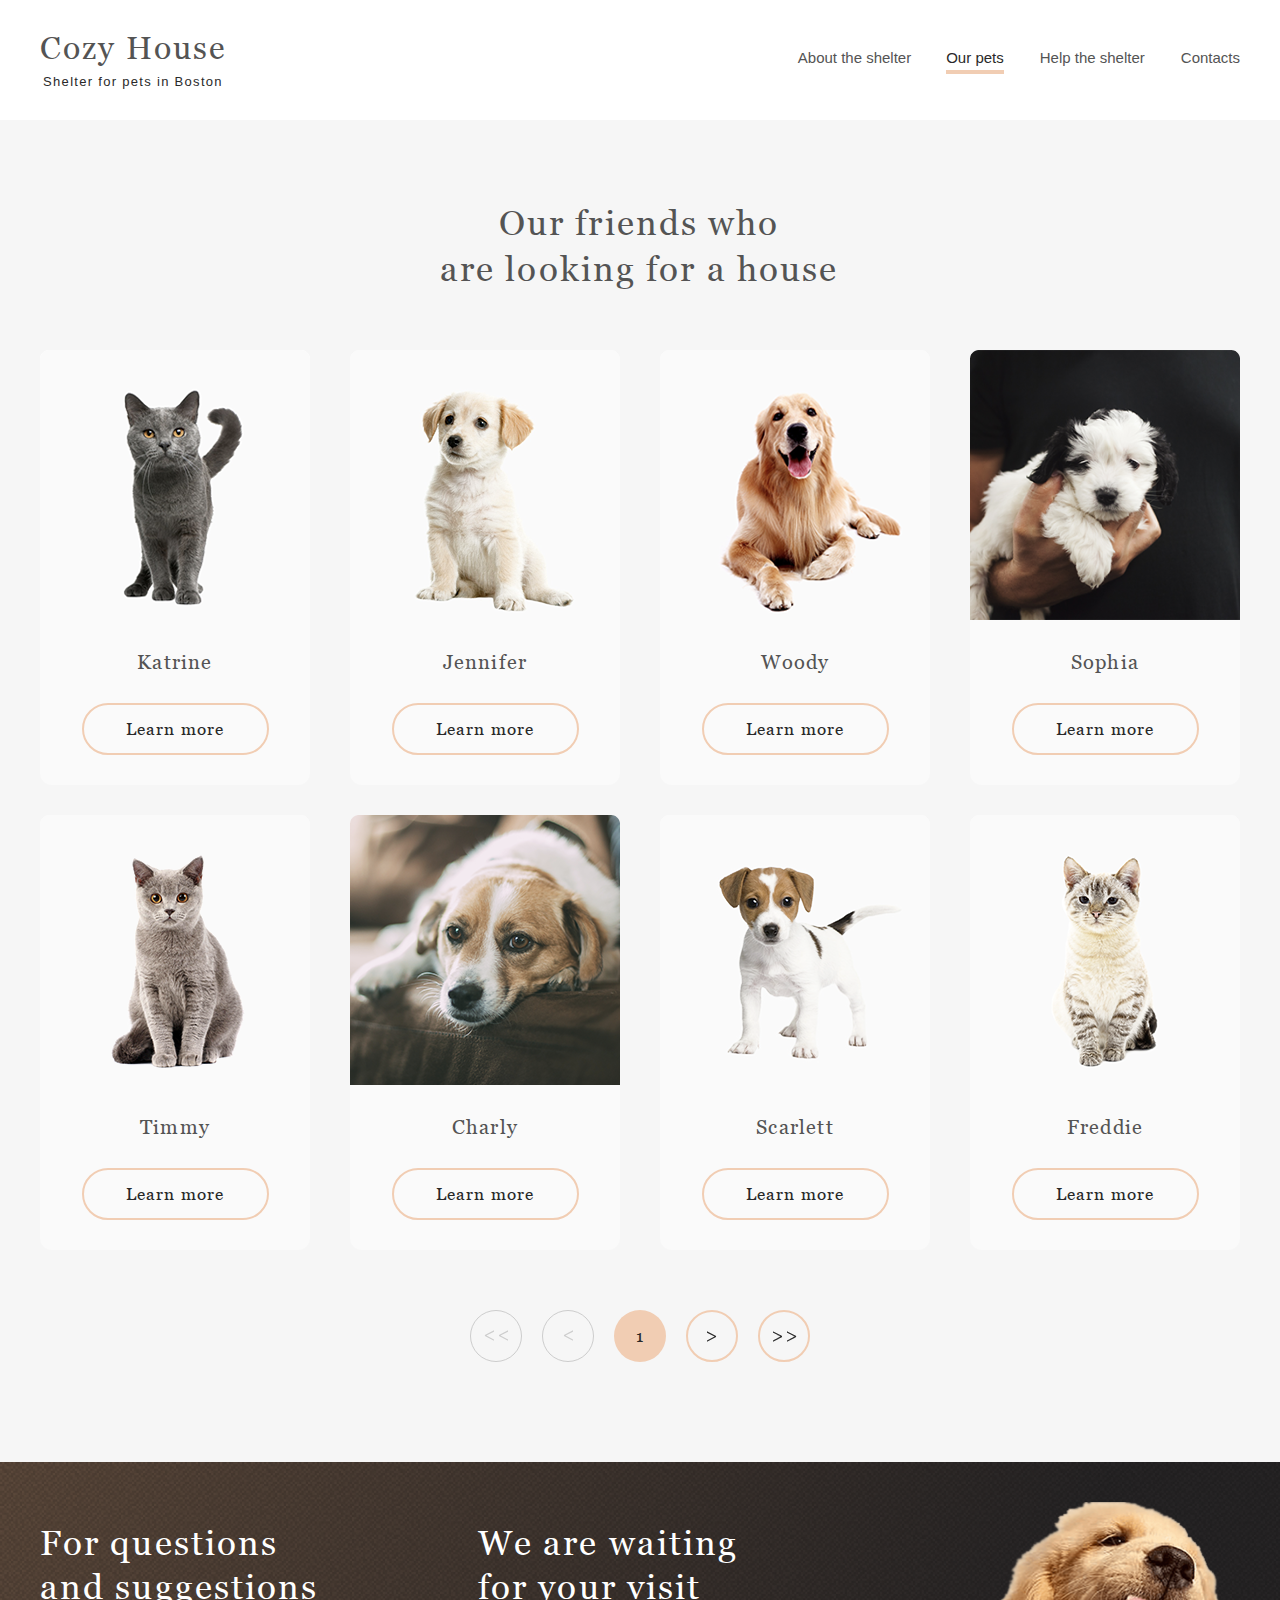
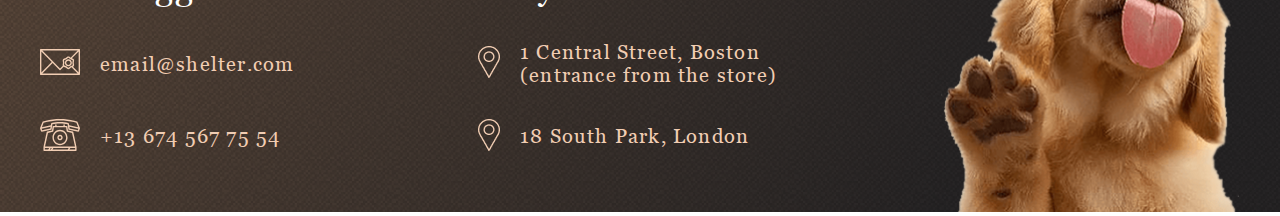
<file: shelter/pages/pets/pets.html>
<!DOCTYPE html>
<html lang="en">

<head>
  <meta charset="UTF-8">
  <meta name="viewport" content="width=device-width, initial-scale=1.0">
  <title>Pets</title>
  <link rel="stylesheet" href="./pets.css">
</head>

<body>
  <header class="pets-header">
    <div class="header-main-block">
      <div class="logo-block">
        <a href="../main/index.html"><div>Cozy House</div></a>
        <div>Shelter for pets in Boston</div>
      </div>
      <nav>
        <div>
          <a href="../main/index.html">About the shelter</a>
          <a href="#">Our pets</a>
          <a>Help the shelter</a>
          <a>Contacts</a>
        </div>
      </nav>
    </div>
  </header>
  <main>
    <section class="pets_our-friends">
      <div class="pets_container">
        <div class="our-friends-header-box">
          <div class="our-friends-header">Our friends who<br>are looking for a house</div>
        </div>
        <div class="pets_slider-content">
          <div class="slider-part">
            <div>
              <img src="../../assets/images/pets-katrine.png" alt="Katrine">
            </div>
            <div>Katrine</div>
            <div>
              <button class="secondary-btn">Learn more</button>
            </div>
          </div>
          <div class="slider-part">
            <div>
              <img src="../../assets/images/pets-jennifer.png" alt="Jennifer">
            </div>
            <div>Jennifer</div>
            <div>
              <button class="secondary-btn">Learn more</button>
            </div>
          </div>
          <div class="slider-part">
            <div>
              <img src="../../assets/images/pets-woody.png" alt="Woody">
            </div>
            <div>Woody</div>
            <div>
              <button class="secondary-btn">Learn more</button>
            </div>
          </div>
          <div class="slider-part">
            <div>
              <img src="../../assets/images/pets-sophia.png" alt="Sophia">
            </div>
            <div>Sophia</div>
            <div>
              <button class="secondary-btn">Learn more</button>
            </div>
          </div>
          <div class="slider-part">
            <div>
              <img src="../../assets/images/pets-timmy.png" alt="Timmy">
            </div>
            <div>Timmy</div>
            <div>
              <button class="secondary-btn">Learn more</button>
            </div>
          </div>
          <div class="slider-part">
            <div>
              <img src="../../assets/images/pets-charly.png" alt="Charly">
            </div>
            <div>Charly</div>
            <div>
              <button class="secondary-btn">Learn more</button>
            </div>
          </div>
          <div class="slider-part">
            <div>
              <img src="../../assets/images/pets-scarlet.png" alt="Scarlett">
            </div>
            <div>Scarlett</div>
            <div>
              <button class="secondary-btn">Learn more</button>
            </div>
          </div>
          <div class="slider-part">
            <div>
              <img src="../../assets/images/pets-freddie.png" alt="Freddie">
            </div>
            <div>Freddie</div>
            <div>
              <button class="secondary-btn">Learn more</button>
            </div>
          </div>
        </div>
        <div class="pets_btn-block">
          <button class="btn-inactive"><img src="../../assets/icons/double-arrow-left.svg" alt=""></button>
          <button class="btn-inactive"><img src="../../assets/icons/arrow-left.svg" alt=""></button>
          <button class="primary-btn">1</button>
          <button class="secondary-btn"><img src="../../assets/icons/arrow-right.svg" alt=""></button>
          <button class="secondary-btn"><img src="../../assets/icons/double-arrow-right.png" alt=""></button>
        </div>
      </div>
  </main>
  <footer>
    <div class="footer-main-block">
      <div class="footer-contacts">
        <div class="footer-header">For questions and suggestions</div>
        <a class="footer-info-part" href="mailto: email@shelter.com">
          <div><img src="../../assets/icons/icon-email.svg" alt="email"></div>
          <div class="footer-text">email@shelter.com</div>
        </a>
        <a class="footer-info-part" href="tel:+13-674-567-75-54">
          <div><img src="../../assets/icons/icon-phone.svg" alt="phone"></div>
          <div class="footer-text">+13 674 567 75 54</div>
        </a>
      </div>
      <div class="footer-address">
        <div class="footer-header">We are waiting for your visit</div>
        <a class="footer-info-part" href="https://www.google.com/maps/place/Boston+Animal+Care+and+Control+Shelter/@42.298496,-71.0987906,13.79z/data=!4m8!1m2!2m1!1sboston+animal+shelter!3m4!1s0x0:0xc63954a44f1d0dee!8m2!3d42.2943419!4d-71.1215186">
          <div><img src="../../assets/icons/icon-marker.png" alt="marker"></div>
          <div class="footer-text">1 Central Street, Boston (entrance from the store)</div>
        </a>
        <a class="footer-info-part" href="https://www.google.com/maps/search/18+South+Park,+London+/@51.4847108,-0.1794339,12z/data=!3m1!4b1">
          <div><img src="../../assets/icons/icon-marker.png" alt="marker"></div>
          <div class="footer-text">18 South Park, London </div>
        </a>
      </div>
      <div class="footer-puppy">
        <img src="../../assets/images/footer-puppy.png" alt="puppy">
      </div>
    </div>
  </footer>
  </section>
</body>

</html>
</file>
<file: calculator/styles.css>
*,
*::before,
*::after {
  box-sizing: border-box;
  font-family: Gotham Rounded, sans-serif;
  font-weight: normal;
}

.test{
  border: 1px solid red;
}

body {
  padding: 0;
  margin: 0;
  background: linear-gradient(to right, #00AAFF, #00FF6C);
}

.main-block{
  display: flex;
  align-items: center;
  justify-content: center;

}

.calculator-grid {
  display: grid;
  justify-content: center;
  align-content: center;
  min-height: 100vh;
  grid-template-columns: repeat(4, 100px);
  grid-template-rows: minmax(120px, auto) repeat(10, 50px);
}

.calculator-grid>button,
.half {
  cursor: pointer;
  font-size: 2rem;
  border: 1px solid white;
  outline: none;
  background-color: rgba(255, 255, 255, .75);
  /*grid-row: 2 span;*/
}

.calculator-grid>button:hover,
.half:hover {
  background-color: rgba(255, 255, 255, .9);
}

.full{
  grid-row: 2 span;
}

.half {
  grid-row: 1 span;
  grid-column-start: 1;
}

.dot{
  grid-row-start: 10;
  grid-row-end: 10;
}

.plus-minus{
  grid-row-start: 11;
  grid-row-end: 11;
}

.output {
  grid-column: 1 / -1;
  background-color: rgba(0, 0, 0, .75);
  display: flex;
  align-items: flex-end;
  justify-content: space-around;
  flex-direction: column;
  padding: 10px;
  word-wrap: break-word;
  word-break: break-all;
}

.output .previous-operand {
  color: rgba(255, 255, 255, .75);
  font-size: 1.5rem;
}

.output .current-operand {
  color: white;
  font-size: 2.5rem;
}

.instruction{
  width: 440px;
  margin-left: 150px;
  padding-right: 40px;
  background-color: rgba(255, 255, 255, .5);
  border: 1px solid white;
}

li{
  margin: 15px 0;
}
</file>
<file: momentum/owfont-regular.css>
/*!
 *  owfont-regular 1.0.0 by Deniz Fuchidzhiev - http://websygen.com
 *  License - font: SIL OFL 1.1, css: MIT License
 */
/* FONT PATH
 * -------------------------- */
@font-face {
  font-family: 'owfont';
  src: url('owfont-master/fonts/owfont-regular.eot?v=1.0.0');
  src: url('owfont-master/fonts/owfont-regular.eot?#iefix&v=1.0.0') format('embedded-opentype'),
	   url('owfont-master/fonts/owfont-regular.woff') format('woff'),
	   url('owfont-master/fonts/owfont-regular.ttf') format('truetype'),
	   url('owfont-master/fonts/owfont-regular.svg#owf-regular') format('svg');
  font-weight: normal;
  font-style: normal;
}
.owf {
  display: inline-block;
  font: normal normal normal 14px/1 owfont;
  font-size: inherit;
  text-rendering: auto;
  -webkit-font-smoothing: antialiased;
  -moz-osx-font-smoothing: grayscale;
  transform: translate(0, 0);
}
/* makes the font 33% larger relative to the icon container */
.owf-lg {
  font-size: 1.33333333em;
  line-height: 0.75em;
  vertical-align: -15%;
}
.owf-2x {
  font-size: 2em;
}
.owf-3x {
  font-size: 3em;
}
.owf-4x {
  font-size: 4em;
}
.owf-5x {
  font-size: 5em;
}
.owf-fw {
  width: 1.28571429em;
  text-align: center;
}
.owf-ul {
  padding-left: 0;
  margin-left: 2.14285714em;
  list-style-type: none;
}
.owf-ul > li {
  position: relative;
}
.owf-li {
  position: absolute;
  left: -2.14285714em;
  width: 2.14285714em;
  top: 0.14285714em;
  text-align: center;
}
.owf-li.owf-lg {
  left: -1.85714286em;
}
.owf-border {
  padding: .2em .25em .15em;
  border: solid 0.08em #eeeeee;
  border-radius: .1em;
}
.owf-pull-right {
  float: right;
}
.owf-pull-left {
  float: left;
}
.owf.owf-pull-left {
  margin-right: .3em;
}
.owf.owf-pull-right {
  margin-left: .3em;
}

/* owfont uses the Unicode Private Use Area (PUA) to ensure screen
   readers do not read off random characters that represent icons */
   
/*   Weather Condition Codes    */
   
/*   Thunderstorm - - - - - - - - - - - - - - - - - - - - - - - - - - - - - - - - - - - -    */
   
/* thunderstorm with light rain */
.owf-200:before,
.owf-200-d:before,
.owf-200-n:before {
  content: "\EB28";
}
/* thunderstorm with rain */
.owf-201:before,
.owf-201-d:before,
.owf-201-n:before {
  content: "\EB29";
}
/* thunderstorm with heavy rain */
.owf-202:before,
.owf-202-d:before,
.owf-202-n:before {
  content: "\EB2A";
}
/*  light thunderstorm  */
.owf-210:before,
.owf-210-d:before,
.owf-210-n:before {
  content: "\EB32";
}
/*  thunderstorm  */
.owf-211:before,
.owf-211-d:before,
.owf-211-n:before {
  content: "\EB33";
}
/*   heavy thunderstorm   */
.owf-212:before,
.owf-212-d:before,
.owf-212-n:before {
  content: "\EB34";
}
/*   ragged thunderstorm   */
.owf-221:before,
.owf-221-d:before,
.owf-221-n:before {
  content: "\EB3D";
}
/*  thunderstorm with light drizzle    */
.owf-230:before,
.owf-230-d:before,
.owf-230-n:before {
  content: "\EB46";
}
/*  thunderstorm with drizzle     */
.owf-231:before,
.owf-231-d:before,
.owf-231-n:before {
  content: "\EB47";
}
/* thunderstorm with heavy drizzle     */
.owf-232:before,
.owf-232-d:before,
.owf-232-n:before {
  content: "\EB48";
}

/*   Drizzle - - - - - - - - - - - - - - - - - - - - - - - - - - - - - - - - - - - -    */

/*  light intensity drizzle */
.owf-300:before,
.owf-300-d:before,
.owf-300-n:before {
  content: "\EB8C";
}
/*  drizzle */
.owf-301:before,
.owf-301-d:before,
.owf-301-n:before {
  content: "\EB8D";
}
/*  heavy intensity drizzle  */
.owf-302:before,
.owf-302-d:before,
.owf-302-n:before {
  content: "\EB8E";
}
/*   light intensity drizzle rain  */
.owf-310:before,
.owf-310-d:before,
.owf-310-n:before {
  content: "\EB96";
}
/*  drizzle rain  */
.owf-311:before,
.owf-311-d:before,
.owf-311-n:before {
  content: "\EB97";
}
/* heavy intensity drizzle rain */
.owf-312:before,
.owf-312-d:before,
.owf-312-n:before {
  content: "\EB98";
}
/* shower rain and drizzle  */
.owf-313:before,
.owf-313-d:before,
.owf-313-n:before {
  content: "\EB99";
}
/* heavy shower rain and drizzle*/
.owf-314:before,
.owf-314-d:before,
.owf-314-n:before {
  content: "\EB9A";
}
/* shower drizzle */
.owf-321:before,
.owf-321-d:before,
.owf-321-n:before {
  content: "\EBA1";
}

/*   Rain - - - - - - - - - - - - - - - - - - - - - - - - - - - - - - - - - - - -    */

/* light rain  */
.owf-500:before,
.owf-500-d:before,
.owf-500-n:before {
  content: "\EC54";
}
/* moderate rain  */
.owf-501:before,
.owf-501-d:before,
.owf-501-n:before {
  content: "\EC55";
}
/* heavy intensity rain  */
.owf-502:before,
.owf-502-d:before,
.owf-502-n:before {
  content: "\EC56";
}
/* very heavy rain   */
.owf-503:before,
.owf-503-d:before,
.owf-503-n:before {
  content: "\EC57";
}
/* extreme rain    */
.owf-504:before,
.owf-504-d:before,
.owf-504-n:before {
  content: "\EC58";
}
/* freezing rain    */
.owf-511:before,
.owf-511-d:before,
.owf-511-n:before {
  content: "\EC5F";
}
/*  light intensity shower rain    */
.owf-520:before,
.owf-520-d:before,
.owf-520-n:before {
  content: "\EC68";
}
/* shower rain  */
.owf-521:before,
.owf-521-d:before,
.owf-521-n:before {
  content: "\EC69";
}
/*  heavy intensity shower rain  */
.owf-522:before,
.owf-522-d:before,
.owf-522-n:before {
  content: "\EC6A";
}
/* ragged shower rain  */
.owf-531:before,
.owf-531-d:before,
.owf-531-n:before {
  content: "\EC73";
}

/*   Snow - - - - - - - - - - - - - - - - - - - - - - - - - - - - - - - - - - - -    */

/* light snow  */
.owf-600:before,
.owf-600-d:before,
.owf-600-n:before {
  content: "\ECB8";
}
/*  snow  */
.owf-601:before,
.owf-601-d:before,
.owf-601-n:before {
  content: "\ECB9";
}
/*   heavy snow   */
.owf-602:before,
.owf-602-d:before,
.owf-602-n:before {
  content: "\ECBA";
}
/*  sleet  */
.owf-611:before,
.owf-611-d:before,
.owf-611-n:before {
  content: "\ECC3";
}
/*   shower sleet */
.owf-612:before,
.owf-612-d:before,
.owf-612-n:before {
  content: "\ECC4";
}
/* light rain and snow */
.owf-615:before,
.owf-615-d:before,
.owf-615-n:before {
  content: "\ECC7";
}
/* rain and snow  */
.owf-616:before,
.owf-616-d:before,
.owf-616-n:before {
  content: "\ECC8";
}
/* light shower snow  */
.owf-620:before,
.owf-620-d:before,
.owf-620-n:before {
  content: "\ECCC";
}
/* shower snow  */
.owf-621:before,
.owf-621-d:before,
.owf-621-n:before {
  content: "\ECCD";
}
/* heavy shower snow  */
.owf-622:before,
.owf-622-d:before,
.owf-622-n:before {
  content: "\ECCE";
}

/*   Atmosphere - - - - - - - - - - - - - - - - - - - - - - - - - - - - - - - - - - - -    */

/* mist */
.owf-701:before,
.owf-701-d:before,
.owf-701-n:before {
  content: "\ED1D";
}
/* smoke */
.owf-711:before,
.owf-711-d:before,
.owf-711-n:before {
  content: "\ED27";
}
/* haze */
.owf-721:before,
.owf-721-d:before,
.owf-721-n:before {
  content: "\ED31";
}
/* Sand/Dust Whirls */
.owf-731:before,
.owf-731-d:before,
.owf-731-n:before {
  content: "\ED3B";
}
/* Fog */
.owf-741:before,
.owf-741-d:before,
.owf-741-n:before {
  content: "\ED45";
}
/* sand */
.owf-751:before,
.owf-751-d:before,
.owf-751-n:before {
  content: "\ED4F";
}
/* dust */
.owf-761:before,
.owf-761-d:before,
.owf-761-n:before {
  content: "\ED59";
}
/*  VOLCANIC ASH  */
.owf-762:before,
.owf-762-d:before,
.owf-762-n:before {
  content: "\ED5A";
}
/* SQUALLS */
.owf-771:before,
.owf-771-d:before,
.owf-771-n:before {
  content: "\ED63";
}
/* TORNADO */
.owf-781:before,
.owf-781-d:before,
.owf-781-n:before {
  content: "\ED6D";
}

/*   Clouds - - - - - - - - - - - - - - - - - - - - - - - - - - - - - - - - - - - -    */

/*  sky is clear  */  /*  Calm  */
.owf-800:before,
.owf-800-d:before,
.owf-951:before,
.owf-951-d:before {
  content: "\ED80";
}
.owf-800-n:before,
.owf-951-n:before {
  content: "\F168";
}
/*  few clouds   */
.owf-801:before,
.owf-801-d:before {
  content: "\ED81";
}
.owf-801-n:before {
  content: "\F169";
}
/* scattered clouds */
.owf-802:before,
.owf-802-d:before {
  content: "\ED82";
}
.owf-802-n:before {
  content: "\F16A";
}
/* broken clouds  */
.owf-803:before,
.owf-803-d:before,
.owf-803-n:before {
  content: "\ED83";
}
/* overcast clouds  */
.owf-804:before,
.owf-804-d:before,
.owf-804-n:before {
  content: "\ED84";
}

/*   Extreme - - - - - - - - - - - - - - - - - - - - - - - - - - - - - - - - - - - -    */

/* tornado  */
.owf-900:before,
.owf-900-d:before,
.owf-900-n:before {
  content: "\EDE4";
}
/*  tropical storm  */
.owf-901:before,
.owf-901-d:before,
.owf-901-n:before {
  content: "\EDE5";
}
/* hurricane */
.owf-902:before,
.owf-902-d:before,
.owf-902-n:before {
  content: "\EDE6";
}
/* cold */
.owf-903:before,
.owf-903-d:before,
.owf-903-n:before {
  content: "\EDE7";
}
/* hot */
.owf-904:before,
.owf-904-d:before,
.owf-904-n:before {
  content: "\EDE8";
}
/* windy */
.owf-905:before,
.owf-905-d:before,
.owf-905-n:before {
  content: "\EDE9";
}
/* hail */
.owf-906:before,
.owf-906-d:before,
.owf-906-n:before {
  content: "\EDEA";
}

/*   Additional - - - - - - - - - - - - - - - - - - - - - - - - - - - - - - - - - - - -    */

/* Setting */
.owf-950:before,
.owf-950-d:before,
.owf-950-n:before {
  content: "\EE16";
}
/*  Light breeze  */
.owf-952:before,
.owf-952-d:before,
.owf-952-n:before {
  content: "\EE18";
}
/*  Gentle Breeze  */
.owf-953:before,
.owf-953-d:before,
.owf-953-n:before {
  content: "\EE19";
}
/*  Moderate breeze  */
.owf-954:before,
.owf-954-d:before,
.owf-954-n:before {
  content: "\EE1A";
}
/* Fresh Breeze  */
.owf-955:before,
.owf-955-d:before,
.owf-955-n:before {
  content: "\EE1B";
}
/* Strong  Breeze  */
.owf-956:before,
.owf-956-d:before,
.owf-956-n:before {
  content: "\EE1C";
}
/* High wind, near gale  */
.owf-957:before,
.owf-957-d:before,
.owf-957-n:before {
  content: "\EE1D";
}
/* Gale */
.owf-958:before,
.owf-958-d:before,
.owf-958-n:before {
  content: "\EE1E";
}
/*  Severe Gale  */
.owf-959:before,
.owf-959-d:before,
.owf-959-n:before {
  content: "\EE1F";
}
/* Storm */
.owf-960:before,
.owf-960-d:before,
.owf-960-n:before {
  content: "\EE20";
}
/*  Violent Storm  */
.owf-961:before,
.owf-961-d:before,
.owf-961-n:before {
  content: "\EE21";
}
/* Hurricane */
.owf-962:before,
.owf-962-d:before,
.owf-962-n:before {
  content: "\EE22";
}
</file>
<file: momentum/style.css>
* {
  box-sizing: border-box;
  margin: 0;
  padding: 0;
}

body {
  font-family: 'Quicksand', sans-serif;
  display: flex;
  flex-direction: column;
  align-items: center;
  justify-content: center;
  text-align: center;
  height: 100vh;
  background-size: cover;
  color: #fff;

  transition: background-image 1s ease;
}

body:after {
  content: '';
  position: absolute;
  top: 0;
  left: 0;
  right: 0;
  bottom: 0;
  background: rgba(0, 0, 0, .3);
  z-index: -1;
}


.time {
  font-size: 5rem;
}

.date {
  font-size: 2rem;
  margin-bottom: 1.5rem;
}

h1 {
  font-size: 1.5rem;
  margin-bottom: 1rem;
}

h2 {
  font-size: 1.25rem;
  margin-bottom: 0.25rem;
  opacity: 0.8;
}

h1 div,
h2 div {
  margin-bottom: 0.5rem;
}

button {
  font-size: 2rem;
  margin: 1rem 1rem;
  background-color: transparent;
  border: transparent;
  color: rgba(255, 255, 255, 0.575);
}

button:hover {
  cursor: pointer;
  border: none;
  color: rgba(255, 255, 255, 0.9);
}

.quote,
.weather {
  font: 1rem Georgia, serif;
  background: rgba(238, 238, 238, 0.315);
  padding: 1em;
}

.quote {
  width: 50rem;
}

.quote figcaption,
.quote blockquote {
  margin: 1em;
}

.quote figcaption {
  text-align: right;
}

.change-quote-btn {
  font: 1.25rem Georgia, serif;
}

.weather {
  width: 25rem;
  display: flex;
  justify-content: space-between;
  align-items: center;

  margin-bottom: 0.75rem;
}

.part2 {
  width: 60%;
}

.weather-icon {
  font-size: 4rem;
}

.temperature,
.city {
  font-size: 2rem;
}

.city {
  margin-bottom: 20px;
}


@media screen and (max-width: 576px) {
  .time {
    font-size: 3rem;
  }

  .date {
    font-size: 1.5rem;
    margin-bottom: 1rem;
  }

  h1 {
    font-size: 0.75rem;
    margin-bottom: 1rem;
  }

  h2 {
    font-size: 0.75rem;
    margin-bottom: 0.5rem;
    opacity: 0.8;
  }

  h1 div,
  h2 div {
    margin-bottom: 0.75rem;
  }

  button {
    font-size: 1rem;
    margin: 0.5rem 1rem;
    background-color: transparent;
    border: transparent;
    color: rgba(255, 255, 255, 0.575);
  }

  button:hover {
    cursor: pointer;
    border: none;
    color: rgba(255, 255, 255, 0.9);
  }

  .quote,
  .weather {
    font: 0.75rem Georgia, serif;
    margin: 0;
    background: rgba(238, 238, 238, 0.315);
    padding: 1em;
  }

  .quote {
    width: 15rem;
  }

  .quote figcaption {
    text-align: right;
  }

  .change-quote-btn {
    font: 0.75rem Georgia, serif;
  }

  .weather {
    width: 8rem;
    display: flex;
    flex-direction: column;
    justify-content: space-between;
    align-items: center;

    margin-bottom: 2rem;
  }
  .part2{
    width: 100%
  }

  .weather-icon {
    font-size: 2rem;
  }

  .temperature,
  .city {
    font-size: 1rem;
  }

  .city {
    margin-bottom: 10px;
  }
}
@media (min-width: 577px) and (max-width: 992px) {
  .time {
    font-size: 3rem;
  }

  .date {
    font-size: 1.5rem;
    margin-bottom: 1rem;
  }

  h1 {
    font-size: 1rem;
    margin-bottom: 1rem;
  }

  h2 {
    font-size: 0.75rem;
    margin-bottom: 0.75rem;
    opacity: 0.8;
  }

  h1 div,
  h2 div {
    margin-bottom: 0.75rem;
  }

  button {
    font-size: 1.25rem;
    margin: 1.25rem 1rem;
    background-color: transparent;
    border: transparent;
    color: rgba(255, 255, 255, 0.575);
  }

  button:hover {
    cursor: pointer;
    border: none;
    color: rgba(255, 255, 255, 0.9);
  }

  .quote,
  .weather {
    font: 0.75rem Georgia, serif;
    margin: 0;
    background: rgba(238, 238, 238, 0.315);
    padding: 1em;
  }

  .quote {
    width: 25rem;
  }

  .quote figcaption {
    text-align: right;
  }

  .change-quote-btn {
    font: 0.75rem Georgia, serif;
  }

  .weather {
    width: 20rem;
    display: flex;
    justify-content: space-between;
    align-items: center;

    margin-bottom: 2rem;
  }

  .part2 {
    width: 60%;
  }

  .weather-icon {
    font-size: 3rem;
  }

  .temperature,
  .city {
    font-size: 1.5rem;
  }

  .city {
    margin-bottom: 15px;
  }
}
</file>
<file: webdev/style.css>
@import url('https://fonts.googleapis.com/css2?family=Roboto:wght@400;500;700&display=swap');

:root {
    --blue: #00AFDB;
    --dark-blue: #009CC2;
    --dark: #373737;
    --dark-grey: #4E4E4E;
    --light-grey: #B2B2B2;
}

* {
    margin: 0;
    padding: 0;

    font-family: 'Roboto', sans-serif;
}

.test {
    border: 1px solid red;
}

.parent-of-all {
    display: flex;
    flex-direction: column;
    align-items: center;
    justify-content: center;
}

/**/
/*-----------HEADER-----------*/
/**/

header {
    display: flex;
    justify-content: center;
}

.webdev {
    display: none;
}

.nav {
    display: flex;
    align-items: center;
    justify-content: center;
    width: 1600px;
    position: absolute;
    margin-right: 12px;
}

.nav-list {
    display: inline-flex;
    align-items: center;
    margin-top: 25px;

    list-style-type: none;
}

.nav-list-element {
    font-size: 14px;
    color: #C4C4C4;
}

.nav-list li:nth-child(1) {
    padding: 0 0 2px 0;

    color: white;
    border-bottom: 2px solid white;
}

.nav-list li:nth-child(2),
.nav-list li:nth-child(4) {
    margin: 0 83px;
}

.nav-list li:nth-child(3) {
    margin: 0 18px 0 19px;
}

.white-link {
    text-decoration: none;
}

.white-link:hover {
    color: white;
    cursor: pointer;
    padding-bottom: 2px;
    border-bottom: 2px solid white;
}

.logo:hover {
    cursor: pointer;
}

/**/
/*-----------MAIN-----------*/
/**/

main {
    display: flex;
    flex-direction: column;
    align-items: center;
    justify-content: center;

    color: white;
}

/**/
/*-----------YOUR LIFE-----------*/
/**/

.your-life {
    display: flex;
    flex-direction: column;
    align-items: center;
    justify-content: center;
    width: 1600px;
    height: 744px;

    background-image: url("./assets/bg-image.png");
    background-position: center;
    color: white;
}

.your-life-heading {
    display: flex;
    align-items: flex-end;
    margin-top: 231px;

    font-size: 64px;
    font-weight: bold;
    letter-spacing: 4px;
    word-spacing: 2px;
    text-transform: uppercase;
}

.text {
    display: flex;
    align-items: center;
    justify-content: center;

    width: 460px;
    margin-top: 22px;
    margin-bottom: 30px;

    font-size: 18px;
    line-height: 1.4;
    text-align: center;
}

.btn-main-box {
    display: flex;
    align-items: flex-end;
    height: 54px;
}

.btn-main {
    width: 184px;
    height: 46px;

    font-size: 14px;
    font-weight: bold;

    cursor: pointer;
    color: inherit;
    border: none;
    background-color: var(--blue);
}

.btn-main:hover {
    background-color: var(--dark-blue);
}

.links-box {
    display: flex;
    align-items: flex-end;
    justify-content: center;
    width: 170px;
    padding-top: 183px;
    padding-bottom: 90px;
}

.links-box a svg {
    margin: 0 15px;
}

.links-box a:hover svg path {
    fill: var(--light-grey);
}

.links-box a:hover svg circle {
    stroke: var(--light-grey);
}

/**/
/*-----------RAPPRESENT-----------*/
/**/

.rappresent {
    display: flex;
    align-items: center;
    justify-content: center;
    width: 1600px;
    height: 842px;
}

.left-rappresent {
    display: flex;
    flex-direction: column;
    align-items: center;
    justify-content: center;
    width: 924px;
    /*margin-left: 2px;*/
}

.rappresent-content-box {
    margin-bottom: 22px;
    margin-left: 20px;
}

.right-rappresent {
    display: flex;
    align-items: flex-start;
    width: 676px;
    margin-bottom: 20px;

}

h2 {
    text-transform: uppercase;
}

.dark-bold-h2 {
    width: 378px;
    letter-spacing: 1px;
    word-spacing: 1px;

    color: var(--dark);
}

.rappresent-text {
    width: 405px;

    color: var(--dark);

    font-size: 14px;
    line-height: 1.5;

    margin-top: 20px;
    margin-bottom: 20px;
}

/**/
/*-----------OUR COMMUNITY-----------*/
/**/

.our-community {
    display: flex;
    align-items: center;
    justify-content: center;
    width: 1600px;
    height: 504px;

    background-color: #F5F6F7;
}

.left-community {
    display: flex;
    flex-direction: column;
    align-items: center;
    justify-content: center;
    width: 706px;
    margin-bottom: 18px;
    /*margin-left: 132px;*/
}

.citation-box {
    display: flex;
    flex-direction: column;
    align-items: center;
    justify-content: center;
    margin-left: 132px;
}

.dark-medium-h2 {
    letter-spacing: 2.5px;
    word-spacing: 1px;

    color: var(--dark);
    font-weight: bold;
    font-size: 16;
    text-transform: uppercase;
    margin-top: 20px;
    margin-bottom: 8px;
}

.community-text {
    display: flex;
    align-items: center;
    justify-content: center;

    width: 295px;
    color: var(--dark-grey);

    text-align: center;
    line-height: 1.5;
    font-size: 14px;
}

.right-community {
    width: 894px;
}

.slider-btn-box {
    height: 25px;
    display: flex;
    align-items: flex-end;
    margin-bottom: 19px;
    margin-left: 541px;

    color: var(--dark);
}


.btn-arrow {
    height: 100px;
    background-color: transparent;
    border: none;
}

.arrow svg path:hover {
    stroke: var(--dark-grey);
    cursor: pointer;
}

.arrow:hover {
    cursor: pointer;
}

.left-number-slider {
    margin-left: 16px;
    margin-right: 4px;
    font-size: 18px;
}

.right-number-slider {
    margin-left: 4px;
    margin-right: 15px;
    font-size: 18px;
}

.slider-img-box {
    display: flex;
    flex-direction: row;
    overflow: hidden;
    margin-bottom: 62px;
}

.middle-slider-img {
    margin: 0 27px 0 31px;
}

.cutted-img-box {
    width: 20px;
    height: 244px;
    position: relative;
    overflow: hidden;
}

.cutted-img {
    position: absolute;
    margin-right: -387px
}

/**/
/*-----------IMPLEMENT-----------*/
/**/

.implement {
    display: flex;
    align-items: center;
    justify-content: center;
    width: 1600px;
    height: 842px;
}

.left-implement {
    width: 780px;
    display: flex;
    justify-content: flex-end;
    margin-bottom: 20px;
}

.right-implement {
    width: 835px;
    margin-right: 200px;
    margin-bottom: 16px;
}

.implement-content{
    margin-left: 138px;
    margin-bottom: 6px;
}

.implement-text {
    width: 405px;
    font-size: 14px;

    color: var(--dark);
    line-height: 1.4;

    margin-top: 20px;
    margin-bottom: 23px;
}

.learn-more-btn{
    width: 180px;
    height: 46px;
    margin-left: 1px;

    font-size: 14px;
    font-weight: bold;

    cursor: pointer;
    color: inherit;
    border: none;
    background-color: var(--blue);
}

/**/
/*-----------SIGN UP-----------*/
/**/

.sign-up {
    display: flex;
    align-items: center;
    justify-content: center;
    width: 1600px;
    height: 524px;

    background-image: url("./assets/bg-image-2.png");
    background-position: center;
}

.form {
    display: flex;
    align-items: center;
    flex-direction: column;
    margin-bottom: 20px;
    margin-left: 1px;
}

.form-header {
    font-size: 24px;
    font-weight: bold;
    text-transform: uppercase;
    margin-bottom: 29px;
    letter-spacing: 1.1px;
}

.email-box {
    display: flex;
}

.email {
    padding-left: 24px;
    width: 317px;
    height: 46px;

    border: none;
}

.submit-box {
    display: flex;
    align-items: center;
    justify-content: center;
    width: 66px;
    height: 46px;
}

.submit {
    width: 66px;
    height: 46px;

    background-color: var(--blue);
    border: none;
}

.submit:hover {
    cursor: pointer;
    background-color: var(--dark-blue);
    border: none;
}

.submit img {
    width: 17px;
    height: 14px;
    transition-property: width, height;
    transition-duration: 0.1s;
}

.submit:hover img {
    width: 1.3rem;
    height: 1.3rem;
}

/**/
/*-----------DOWNLOAD-----------*/
/**/

.download {
    display: flex;
    align-items: center;
    justify-content: center;
    width: 1600px;
    height: 464px;

    background-color: #F5F6F7;
}

.download-content-box {
    display: flex;
    align-items: center;
    justify-content: center;
    flex-direction: column;
    height: 164px;
    margin-bottom: 63px;
}

.download-header {
    font-size: 24px;
    font-weight: bold;
    text-transform: uppercase;
    letter-spacing: 1px;
    line-height: 1.4;
    text-align: center;
    color: var(--dark);

}

.download-text {
    width: 470px;
    margin-top: 22px;
    margin-bottom: 32px;

    font-size: 14px;
    color: var(--dark-grey);
    text-align: center;
}

.btns-download-box {
    display: flex;
}

.btn-download {
    display: flex;
    border: none;
}

.left-btn {
    margin-right: 15px;
}

.right-btn {
    margin-left: 15px;
}

.left-btn:hover .btn-content-left,
.right-btn:hover .btn-content-left {
    background-color: var(--dark-blue);
}

.left-btn:hover .btn-content-right,
.right-btn:hover .btn-content-right {
    background-color: var(--dark-blue);
}

.left-btn:hover,
.right-btn:hover {
    cursor: pointer;
}

.left-btn:hover img,
.right-btn:hover img {
    transition-property: width, height;
    transition-duration: 0.1s;
}

.left-btn:hover:hover img {
    width: 1.3rem;
    height: 1.3rem;
}

.right-btn:hover:hover img {
    width: 1.5rem;
    height: 1.5rem;
}

.btn-content-left {
    display: flex;
    align-items: center;
    justify-content: center;
    width: 127px;
    height: 46px;

    background-color: var(--blue);

    font-size: 14px;
    font-weight: bold;
    text-transform: uppercase;
    color: white;

}

.btn-content-right {
    display: flex;
    align-items: center;
    justify-content: center;
    width: 59px;
    height: 46px;

    background-color: var(--dark-blue);
}

/**/
/*-----------FOOTER-----------*/
/**/

footer {
    display: flex;
    align-items: center;
    justify-content: center;
    width: 1600px;
    height: 185px;

    background-color: black;
    color: white;
}

.footer-links {
    display: flex;
    justify-content: flex-end;
    width: 413px;
    margin-bottom: 17px;
    margin-right: 3px;

    font-size: 14px;
}

.separator {
    margin-left: 20px;
    margin-right: 20px;
}

.footer-logo-box {
    display: flex;
    justify-content: center;
    width: 835px;

    margin-bottom: 16px;
    margin-right: 60px;
}

.author {
    margin-bottom: 17px;
    margin-left: 8px;
    width: 344px;
    color: #818181;

    font-size: 14px;
}

.footer-links a {
    cursor: pointer;
}
</file>
<file: shelter/pages/main/main.css>
/*! normalize.css v8.0.1 | MIT License | github.com/necolas/normalize.css */
/* Document
   ========================================================================== */
/**
 * 1. Correct the line height in all browsers.
 * 2. Prevent adjustments of font size after orientation changes in iOS.
 */
html {
  line-height: 1.15;
  /* 1 */
  -webkit-text-size-adjust: 100%;
  /* 2 */
}

/* Sections
   ========================================================================== */
/**
 * Remove the margin in all browsers.
 */
body {
  margin: 0;
}

/**
 * Render the `main` element consistently in IE.
 */
main {
  display: block;
}

/**
 * Correct the font size and margin on `h1` elements within `section` and
 * `article` contexts in Chrome, Firefox, and Safari.
 */
h1 {
  font-size: 2em;
  margin: 0.67em 0;
}

/* Grouping content
   ========================================================================== */
/**
 * 1. Add the correct box sizing in Firefox.
 * 2. Show the overflow in Edge and IE.
 */
hr {
  box-sizing: content-box;
  /* 1 */
  height: 0;
  /* 1 */
  overflow: visible;
  /* 2 */
}

/**
 * 1. Correct the inheritance and scaling of font size in all browsers.
 * 2. Correct the odd `em` font sizing in all browsers.
 */
pre {
  font-family: monospace, monospace;
  /* 1 */
  font-size: 1em;
  /* 2 */
}

/* Text-level semantics
   ========================================================================== */
/**
 * Remove the gray background on active links in IE 10.
 */
a {
  background-color: transparent;
  text-decoration: none;
}

/**
 * 1. Remove the bottom border in Chrome 57-
 * 2. Add the correct text decoration in Chrome, Edge, IE, Opera, and Safari.
 */
abbr[title] {
  border-bottom: none;
  /* 1 */
  text-decoration: underline;
  /* 2 */
  text-decoration: underline dotted;
  /* 2 */
}

/**
 * Add the correct font weight in Chrome, Edge, and Safari.
 */
b,
strong {
  font-weight: bolder;
}

/**
 * 1. Correct the inheritance and scaling of font size in all browsers.
 * 2. Correct the odd `em` font sizing in all browsers.
 */
code,
kbd,
samp {
  font-family: monospace, monospace;
  /* 1 */
  font-size: 1em;
  /* 2 */
}

/**
 * Add the correct font size in all browsers.
 */
small {
  font-size: 80%;
}

/**
 * Prevent `sub` and `sup` elements from affecting the line height in
 * all browsers.
 */
sub,
sup {
  font-size: 75%;
  line-height: 0;
  position: relative;
  vertical-align: baseline;
}

sub {
  bottom: -0.25em;
}

sup {
  top: -0.5em;
}

/* Embedded content
   ========================================================================== */
/**
 * Remove the border on images inside links in IE 10.
 */
img {
  border-style: none;
}

/* Forms
   ========================================================================== */
/**
 * 1. Change the font styles in all browsers.
 * 2. Remove the margin in Firefox and Safari.
 */
button,
input,
optgroup,
select,
textarea {
  font-family: inherit;
  /* 1 */
  font-size: 100%;
  /* 1 */
  line-height: 1.15;
  /* 1 */
  margin: 0;
  /* 2 */
}

/**
 * Show the overflow in IE.
 * 1. Show the overflow in Edge.
 */
button,
input {
  /* 1 */
  overflow: visible;
}

/**
 * Remove the inheritance of text transform in Edge, Firefox, and IE.
 * 1. Remove the inheritance of text transform in Firefox.
 */
button,
select {
  /* 1 */
  text-transform: none;
}

/**
 * Correct the inability to style clickable types in iOS and Safari.
 */
button,
[type=button],
[type=reset],
[type=submit] {
  -webkit-appearance: button;
}

/**
 * Remove the inner border and padding in Firefox.
 */
button::-moz-focus-inner,
[type=button]::-moz-focus-inner,
[type=reset]::-moz-focus-inner,
[type=submit]::-moz-focus-inner {
  border-style: none;
  padding: 0;
}

/**
 * Restore the focus styles unset by the previous rule.
 */
button:-moz-focusring,
[type=button]:-moz-focusring,
[type=reset]:-moz-focusring,
[type=submit]:-moz-focusring {
  outline: 1px dotted ButtonText;
}

/**
 * Correct the padding in Firefox.
 */
fieldset {
  padding: 0.35em 0.75em 0.625em;
}

/**
 * 1. Correct the text wrapping in Edge and IE.
 * 2. Correct the color inheritance from `fieldset` elements in IE.
 * 3. Remove the padding so developers are not caught out when they zero out
 *    `fieldset` elements in all browsers.
 */
legend {
  box-sizing: border-box;
  /* 1 */
  color: inherit;
  /* 2 */
  display: table;
  /* 1 */
  max-width: 100%;
  /* 1 */
  padding: 0;
  /* 3 */
  white-space: normal;
  /* 1 */
}

/**
 * Add the correct vertical alignment in Chrome, Firefox, and Opera.
 */
progress {
  vertical-align: baseline;
}

/**
 * Remove the default vertical scrollbar in IE 10+.
 */
textarea {
  overflow: auto;
}

/**
 * 1. Add the correct box sizing in IE 10.
 * 2. Remove the padding in IE 10.
 */
[type=checkbox],
[type=radio] {
  box-sizing: border-box;
  /* 1 */
  padding: 0;
  /* 2 */
}

/**
 * Correct the cursor style of increment and decrement buttons in Chrome.
 */
[type=number]::-webkit-inner-spin-button,
[type=number]::-webkit-outer-spin-button {
  height: auto;
}

/**
 * 1. Correct the odd appearance in Chrome and Safari.
 * 2. Correct the outline style in Safari.
 */
[type=search] {
  -webkit-appearance: textfield;
  /* 1 */
  outline-offset: -2px;
  /* 2 */
}

/**
 * Remove the inner padding in Chrome and Safari on macOS.
 */
[type=search]::-webkit-search-decoration {
  -webkit-appearance: none;
}

/**
 * 1. Correct the inability to style clickable types in iOS and Safari.
 * 2. Change font properties to `inherit` in Safari.
 */
::-webkit-file-upload-button {
  -webkit-appearance: button;
  /* 1 */
  font: inherit;
  /* 2 */
}

/* Interactive
   ========================================================================== */
/*
 * Add the correct display in Edge, IE 10+, and Firefox.
 */
details {
  display: block;
}

/*
 * Add the correct display in all browsers.
 */
summary {
  display: list-item;
}

/* Misc
   ========================================================================== */
/**
 * Add the correct display in IE 10+.
 */
template {
  display: none;
}

/**
 * Add the correct display in IE 10.
 */
[hidden] {
  display: none;
}

@font-face {
  font-family: "Georgia";
  src: url("../../assets/fonts/Georgia.ttf") format("truetype");
}
/*@font-face {
  font-family: "Arial";
  src: url("../../assets/fonts/Arial.ttf") format("truetype"),
}*/
.primary-btn {
  height: 52px;
  background-color: #f1cdb3;
  font-family: Georgia, Times, serif;
  font-size: 17px;
  line-height: 130%;
  letter-spacing: 0.06em;
  color: #292929;
  border-radius: 50px;
  border: none;
  outline: none;
}
.primary-btn:hover {
  cursor: pointer;
  background-color: #fddcc4;
}

.left-not-only div .primary-btn {
  width: 207px;
}

.secondary-btn {
  height: 52px;
  background-color: transparent;
  font-family: Georgia, "Times New Roman", Times, serif;
  font-size: 17px;
  line-height: 130%;
  letter-spacing: 0.06em;
  color: #292929;
  border-radius: 50px;
  border: 2px solid #f1cdb3;
  outline: none;
}
.secondary-btn:hover {
  cursor: pointer;
  border-color: #fddcc4;
  background-color: #fddcc4;
}

.pets_slider-content .secondary-btn {
  width: 187px;
}

.slider-part div {
  height: 82px;
  justify-content: flex-start;
}

.our-friends-slider div button {
  width: 52px;
}

.our-friends-slider-content div div button {
  width: 187px;
}

.primary-btn-box button {
  width: 261px;
}

.btn-inactive {
  background-color: transparent;
  border: 1px solid #cdcdcd;
  border-radius: 50px;
}

.pets_btn-block button {
  width: 52px;
  height: 52px;
}

.our-friends-slider {
  align-items: center;
  justify-content: space-between;
  height: 555px;
  width: 100%;
  max-width: 1200px;
}
.our-friends-slider:nth-child(odd) {
  max-width: 105px;
}

.our-friends-slider-content {
  width: 100%;
  max-width: 990px;
  justify-content: space-between;
}

.slider-part {
  display: flex;
  flex-direction: column;
  align-items: center;
  justify-content: space-between;
  width: 270px;
  height: 435px;
  border-radius: 12px;
  background-color: #fafafa;
}
.slider-part:hover {
  cursor: pointer;
  background-color: white;
  box-shadow: 0 0 7px rgba(0, 0, 0, 0.2);
}
.slider-part div:nth-child(2) {
  font-family: Georgia, serif;
  align-items: center;
  font-size: 20px;
  line-height: 110%;
  letter-spacing: 0.06em;
  color: #545454;
}
.slider-part div:nth-child(1) {
  width: 100%;
  height: 100%;
  max-width: 270px;
  max-height: 270px;
}

/*PETS PAGE*/
.pets_slider-content {
  display: flex;
  flex-wrap: wrap;
  column-gap: 40px;
  row-gap: 30px;
  /*width: 100%;
  max-width: 1200px;*/
}

header {
  width: 100%;
  height: 120px;
  display: flex;
  justify-content: center;
}
header h1 {
  display: none;
}

.header-main-block {
  display: flex;
  align-items: center;
  max-width: 1200px;
  height: 60px;
}
.header-main-block nav {
  display: flex;
  width: 1014px;
  justify-content: flex-end;
}
.header-main-block nav div {
  display: inline-flex;
}
.header-main-block nav div a {
  font-family: Arial, sans-serif;
  font-size: 15px;
  line-height: 160%;
}
.header-main-block nav div a:nth-child(2) {
  margin-left: 35px;
}
.header-main-block nav div a:nth-child(3) {
  margin-left: 36px;
}
.header-main-block nav div a:nth-child(4) {
  margin-left: 36px;
}
.header-main-block nav div a:nth-child(3):hover, .header-main-block nav div a:nth-child(4):hover {
  cursor: default;
}

.logo-block {
  display: flex;
  flex-direction: column;
  justify-content: space-between;
  align-items: center;
  width: 186px;
  height: 60px;
}
.logo-block div:nth-child(1) {
  font-family: Georgia, serif;
  font-size: 32px;
  letter-spacing: 0.06em;
  line-height: 110%;
}
.logo-block div:nth-child(2) {
  font-family: Arial, sans-serif;
  font-size: 13px;
  letter-spacing: 0.1em;
}

section {
  display: flex;
  justify-content: center;
  width: 100%;
}

.not-only-section {
  background: url("../../assets/images/start-screen-gradient-background.png") no-repeat;
  -moz-background-size: 100%;
  -webkit-background-size: 100%;
  -o-background-size: 100%;
  background-size: 100%;
}

.about-section {
  justify-content: center;
  align-items: center;
  background-color: white;
  height: 588px;
}

.our-friends {
  flex-direction: column;
  align-items: center;
  background-color: #f6f6f6;
  height: 877px;
}
.our-friends div {
  display: flex;
}

.help {
  flex-direction: column;
  justify-content: center;
  align-items: center;
  background-color: white;
  height: 611px;
}
.help div {
  display: flex;
}

.in-addition {
  justify-content: center;
  align-items: center;
  background-color: #f6f6f6;
  height: 464px;
}

/*PETS PAGE*/
.pets_our-friends {
  flex-direction: column;
  align-items: center;
  background-color: #f6f6f6;
  height: 1342px;
}
.pets_our-friends div {
  display: flex;
}

footer {
  display: flex;
  align-items: center;
  justify-content: center;
  width: 100%;
  height: 350px;
  background: url("../../assets/images/start-screen-gradient-background.png") no-repeat;
  -moz-background-size: 100%;
  -webkit-background-size: 100%;
  -o-background-size: 100%;
  background-size: 100%;
}

.footer-main-block {
  display: flex;
  align-items: flex-end;
  justify-content: space-between;
  flex-wrap: wrap;
  width: 100%;
  max-width: 1200px;
  height: 350px;
}

.footer-info-part {
  display: flex;
  align-items: center;
}
.footer-info-part:hover {
  cursor: pointer;
  opacity: 0.8;
}

.footer-contacts,
.footer-address {
  display: flex;
  flex-direction: column;
  justify-content: space-between;
  height: 234px;
  margin-bottom: 57px;
}

.footer-contacts {
  max-width: 278px;
}

.footer-address {
  max-width: 302px;
}

.footer-puppy {
  justify-content: flex-end;
  max-width: 300px;
  width: 100%;
  height: 310px;
}

.footer-header {
  width: 280px;
  font-family: Georgia, "Times New Roman", Times, serif;
  font-size: 35px;
  line-height: 127%;
  letter-spacing: 0.06em;
  color: white;
}

.footer-text {
  margin-left: 20px;
  font-family: Georgia, "Times New Roman", Times, serif;
  font-size: 20px;
  line-height: 115%;
  letter-spacing: 0.06em;
  color: #f1cdb3;
}

/*header*/
header {
  align-items: flex-end;
  position: absolute;
}

.header-main-block nav div a {
  color: #cdcdcd;
  /*&:active {
    border-bottom: 4px solid $color-primary;
    color: $color-light-s;
  }*/
}
.header-main-block nav div a:nth-child(1) {
  border-bottom: 4px solid #f1cdb3;
  color: #fafafa;
}
.header-main-block nav div a:nth-child(2):hover {
  color: #fafafa;
}

.logo-block div:nth-child(1) {
  color: #f1cdb3;
}
.logo-block div:nth-child(2) {
  color: white;
}

/*not-only-section*/
.not-only-content {
  display: flex;
  height: 908px;
  max-width: 1200px;
}

.left-not-only {
  display: flex;
  align-items: center;
  justify-content: space-between;
  max-width: 460px;
}

.left-not-only-content {
  display: flex;
  flex-direction: column;
  justify-content: space-between;
  height: 321px;
  max-width: 460px;
  margin-top: 99px;
}
.left-not-only-content .primary-btn {
  width: 207px;
}

.not-only-header {
  max-width: 310px;
  font-family: Georgia, "Times New Roman", Times, serif;
  font-size: 44px;
  line-height: 130%;
  color: white;
}

.not-only-text {
  width: 460px;
  height: 72px;
  font-family: Arial, sans-serif;
  font-size: 15px;
  line-height: 160%;
  color: #cdcdcd;
}

.right-not-only {
  display: flex;
  justify-content: center;
  align-items: flex-end;
  max-width: 698px;
  margin-left: 42px;
}

/*.about-section*/
.about-content {
  display: flex;
  align-items: center;
  height: 408px;
  max-width: 1200px;
  margin-bottom: 20px;
}

.left-about {
  display: flex;
  justify-content: flex-end;
  width: 475px;
  margin-right: 120px;
}

.right-about {
  display: flex;
  flex-direction: column;
  justify-content: space-between;
  width: 605px;
  height: 380px;
}

.about-header {
  width: 370px;
  font-family: Georgia, Times, serif;
  font-size: 35px;
  letter-spacing: 0.06em;
  line-height: 130%;
  color: #545454;
}

.about-text {
  width: 430px;
  font-family: Arial, sans-serif;
  font-size: 15px;
  line-height: 160%;
  color: #4c4c4c;
}

/*.about-section*/
.our-friends-header-box {
  align-items: flex-end;
  width: 400px;
  height: 170px;
}

.our-friends-header {
  height: 90px;
  width: 400px;
  font-family: Georgia, serif;
  font-size: 35px;
  letter-spacing: 0.06em;
  line-height: 130%;
  color: #545454;
  text-align: center;
  vertical-align: bottom;
}

.primary-btn-box {
  height: 52px;
  width: 261px;
  margin-bottom: 100px;
}

.our-friends-slider .secondary-btn img {
  margin-bottom: 2px;
}

/*help-section*/
.help-header-box {
  align-items: flex-start;
  justify-content: center;
  width: 100%;
  max-width: 1200px;
  height: 150px;
  vertical-align: top;
}

.help-header {
  width: 310px;
  height: 90px;
  font-family: Georgia, "Times New Roman", Times, serif;
  font-size: 35px;
  line-height: 130%;
  letter-spacing: 0.06em;
  color: #545454;
  text-align: center;
  vertical-align: bottom;
}

.help-conent {
  display: flex;
  justify-content: center;
  flex-wrap: wrap;
  column-gap: 119px;
  row-gap: 55px;
  max-width: 1026px;
  height: 281px;
  margin-bottom: 21px;
}
.help-conent div {
  display: flex;
  flex-direction: column;
  align-items: center;
  height: 113px;
}
.help-conent div div {
  display: flex;
  justify-content: flex-end;
  font-family: Georgia, "Times New Roman", Times, serif;
  font-size: 20px;
  line-height: 115%;
  letter-spacing: 0.06em;
  color: #545454;
}

/*in-addition-section*/
.donation-dog-box {
  justify-content: flex-end;
  align-items: flex-end;
  max-width: 505px;
  margin-bottom: 17px;
  margin-right: 28px;
}

.in-addition-content {
  display: flex;
  flex-direction: column;
  align-items: flex-start;
  justify-content: space-between;
  max-width: 380px;
  height: 282px;
  margin-right: 1px;
  margin-bottom: 20px;
}
.in-addition-content a {
  background-color: #f1cdb3;
  border-radius: 10px;
  margin-bottom: 1px;
}
.in-addition-content a:hover {
  cursor: pointer;
  border-color: #fddcc4;
  background-color: #fddcc4;
}

.in-addition-header {
  width: 300px;
  height: 90px;
  padding-top: 2px;
  font-family: Georgia, serif;
  font-size: 35px;
  line-height: 129%;
  letter-spacing: 0.06em;
  color: #545454;
  text-align: left;
  vertical-align: bottom;
}

.in-addition-subheader {
  width: 310px;
  height: 17px;
  font-family: Georgia, serif;
  font-size: 15px;
  line-height: 110%;
  letter-spacing: 0.06em;
  color: #545454;
  /*text-align: center;
  vertical-align: bottom;*/
}

.credit-card {
  display: flex;
  align-items: center;
  justify-content: space-between;
  width: 349px;
  height: 43px;
}
.credit-card picture {
  margin-top: 3px;
  margin-left: 15px;
}
.credit-card div {
  margin-right: 15px;
  font-family: Georgia, serif;
  font-size: 20px;
  line-height: 115%;
  letter-spacing: 0.06em;
  color: #545454;
}

.in-addition-text {
  max-width: 380px;
  font-family: Arial, serif;
  font-size: 12px;
  line-height: 150%;
  font-style: italic;
  color: #b2b2b2;
}

/*# sourceMappingURL=main.css.map */
</file>
<file: shelter/pages/pets/pets.css>
/*! normalize.css v8.0.1 | MIT License | github.com/necolas/normalize.css */
/* Document
   ========================================================================== */
/**
 * 1. Correct the line height in all browsers.
 * 2. Prevent adjustments of font size after orientation changes in iOS.
 */
html {
  line-height: 1.15;
  /* 1 */
  -webkit-text-size-adjust: 100%;
  /* 2 */
}

/* Sections
   ========================================================================== */
/**
 * Remove the margin in all browsers.
 */
body {
  margin: 0;
}

/**
 * Render the `main` element consistently in IE.
 */
main {
  display: block;
}

/**
 * Correct the font size and margin on `h1` elements within `section` and
 * `article` contexts in Chrome, Firefox, and Safari.
 */
h1 {
  font-size: 2em;
  margin: 0.67em 0;
}

/* Grouping content
   ========================================================================== */
/**
 * 1. Add the correct box sizing in Firefox.
 * 2. Show the overflow in Edge and IE.
 */
hr {
  box-sizing: content-box;
  /* 1 */
  height: 0;
  /* 1 */
  overflow: visible;
  /* 2 */
}

/**
 * 1. Correct the inheritance and scaling of font size in all browsers.
 * 2. Correct the odd `em` font sizing in all browsers.
 */
pre {
  font-family: monospace, monospace;
  /* 1 */
  font-size: 1em;
  /* 2 */
}

/* Text-level semantics
   ========================================================================== */
/**
 * Remove the gray background on active links in IE 10.
 */
a {
  background-color: transparent;
  text-decoration: none;
}

/**
 * 1. Remove the bottom border in Chrome 57-
 * 2. Add the correct text decoration in Chrome, Edge, IE, Opera, and Safari.
 */
abbr[title] {
  border-bottom: none;
  /* 1 */
  text-decoration: underline;
  /* 2 */
  text-decoration: underline dotted;
  /* 2 */
}

/**
 * Add the correct font weight in Chrome, Edge, and Safari.
 */
b,
strong {
  font-weight: bolder;
}

/**
 * 1. Correct the inheritance and scaling of font size in all browsers.
 * 2. Correct the odd `em` font sizing in all browsers.
 */
code,
kbd,
samp {
  font-family: monospace, monospace;
  /* 1 */
  font-size: 1em;
  /* 2 */
}

/**
 * Add the correct font size in all browsers.
 */
small {
  font-size: 80%;
}

/**
 * Prevent `sub` and `sup` elements from affecting the line height in
 * all browsers.
 */
sub,
sup {
  font-size: 75%;
  line-height: 0;
  position: relative;
  vertical-align: baseline;
}

sub {
  bottom: -0.25em;
}

sup {
  top: -0.5em;
}

/* Embedded content
   ========================================================================== */
/**
 * Remove the border on images inside links in IE 10.
 */
img {
  border-style: none;
}

/* Forms
   ========================================================================== */
/**
 * 1. Change the font styles in all browsers.
 * 2. Remove the margin in Firefox and Safari.
 */
button,
input,
optgroup,
select,
textarea {
  font-family: inherit;
  /* 1 */
  font-size: 100%;
  /* 1 */
  line-height: 1.15;
  /* 1 */
  margin: 0;
  /* 2 */
}

/**
 * Show the overflow in IE.
 * 1. Show the overflow in Edge.
 */
button,
input {
  /* 1 */
  overflow: visible;
}

/**
 * Remove the inheritance of text transform in Edge, Firefox, and IE.
 * 1. Remove the inheritance of text transform in Firefox.
 */
button,
select {
  /* 1 */
  text-transform: none;
}

/**
 * Correct the inability to style clickable types in iOS and Safari.
 */
button,
[type=button],
[type=reset],
[type=submit] {
  -webkit-appearance: button;
}

/**
 * Remove the inner border and padding in Firefox.
 */
button::-moz-focus-inner,
[type=button]::-moz-focus-inner,
[type=reset]::-moz-focus-inner,
[type=submit]::-moz-focus-inner {
  border-style: none;
  padding: 0;
}

/**
 * Restore the focus styles unset by the previous rule.
 */
button:-moz-focusring,
[type=button]:-moz-focusring,
[type=reset]:-moz-focusring,
[type=submit]:-moz-focusring {
  outline: 1px dotted ButtonText;
}

/**
 * Correct the padding in Firefox.
 */
fieldset {
  padding: 0.35em 0.75em 0.625em;
}

/**
 * 1. Correct the text wrapping in Edge and IE.
 * 2. Correct the color inheritance from `fieldset` elements in IE.
 * 3. Remove the padding so developers are not caught out when they zero out
 *    `fieldset` elements in all browsers.
 */
legend {
  box-sizing: border-box;
  /* 1 */
  color: inherit;
  /* 2 */
  display: table;
  /* 1 */
  max-width: 100%;
  /* 1 */
  padding: 0;
  /* 3 */
  white-space: normal;
  /* 1 */
}

/**
 * Add the correct vertical alignment in Chrome, Firefox, and Opera.
 */
progress {
  vertical-align: baseline;
}

/**
 * Remove the default vertical scrollbar in IE 10+.
 */
textarea {
  overflow: auto;
}

/**
 * 1. Add the correct box sizing in IE 10.
 * 2. Remove the padding in IE 10.
 */
[type=checkbox],
[type=radio] {
  box-sizing: border-box;
  /* 1 */
  padding: 0;
  /* 2 */
}

/**
 * Correct the cursor style of increment and decrement buttons in Chrome.
 */
[type=number]::-webkit-inner-spin-button,
[type=number]::-webkit-outer-spin-button {
  height: auto;
}

/**
 * 1. Correct the odd appearance in Chrome and Safari.
 * 2. Correct the outline style in Safari.
 */
[type=search] {
  -webkit-appearance: textfield;
  /* 1 */
  outline-offset: -2px;
  /* 2 */
}

/**
 * Remove the inner padding in Chrome and Safari on macOS.
 */
[type=search]::-webkit-search-decoration {
  -webkit-appearance: none;
}

/**
 * 1. Correct the inability to style clickable types in iOS and Safari.
 * 2. Change font properties to `inherit` in Safari.
 */
::-webkit-file-upload-button {
  -webkit-appearance: button;
  /* 1 */
  font: inherit;
  /* 2 */
}

/* Interactive
   ========================================================================== */
/*
 * Add the correct display in Edge, IE 10+, and Firefox.
 */
details {
  display: block;
}

/*
 * Add the correct display in all browsers.
 */
summary {
  display: list-item;
}

/* Misc
   ========================================================================== */
/**
 * Add the correct display in IE 10+.
 */
template {
  display: none;
}

/**
 * Add the correct display in IE 10.
 */
[hidden] {
  display: none;
}

@font-face {
  font-family: "Georgia";
  src: url("../../assets/fonts/Georgia.ttf") format("truetype");
}
/*@font-face {
  font-family: "Arial";
  src: url("../../assets/fonts/Arial.ttf") format("truetype"),
}*/
.primary-btn {
  height: 52px;
  background-color: #f1cdb3;
  font-family: Georgia, Times, serif;
  font-size: 17px;
  line-height: 130%;
  letter-spacing: 0.06em;
  color: #292929;
  border-radius: 50px;
  border: none;
  outline: none;
}
.primary-btn:hover {
  cursor: pointer;
  background-color: #fddcc4;
}

.left-not-only div .primary-btn {
  width: 207px;
}

.secondary-btn {
  height: 52px;
  background-color: transparent;
  font-family: Georgia, "Times New Roman", Times, serif;
  font-size: 17px;
  line-height: 130%;
  letter-spacing: 0.06em;
  color: #292929;
  border-radius: 50px;
  border: 2px solid #f1cdb3;
  outline: none;
}
.secondary-btn:hover {
  cursor: pointer;
  border-color: #fddcc4;
  background-color: #fddcc4;
}

.pets_slider-content .secondary-btn {
  width: 187px;
}

.slider-part div {
  height: 82px;
  justify-content: flex-start;
}

.our-friends-slider div button {
  width: 52px;
}

.our-friends-slider-content div div button {
  width: 187px;
}

.primary-btn-box button {
  width: 261px;
}

.btn-inactive {
  background-color: transparent;
  border: 1px solid #cdcdcd;
  border-radius: 50px;
}

.pets_btn-block button {
  width: 52px;
  height: 52px;
}

.our-friends-slider {
  align-items: center;
  justify-content: space-between;
  height: 555px;
  width: 100%;
  max-width: 1200px;
}
.our-friends-slider:nth-child(odd) {
  max-width: 105px;
}

.our-friends-slider-content {
  width: 100%;
  max-width: 990px;
  justify-content: space-between;
}

.slider-part {
  display: flex;
  flex-direction: column;
  align-items: center;
  justify-content: space-between;
  width: 270px;
  height: 435px;
  border-radius: 12px;
  background-color: #fafafa;
}
.slider-part:hover {
  cursor: pointer;
  background-color: white;
  box-shadow: 0 0 7px rgba(0, 0, 0, 0.2);
}
.slider-part div:nth-child(2) {
  font-family: Georgia, serif;
  align-items: center;
  font-size: 20px;
  line-height: 110%;
  letter-spacing: 0.06em;
  color: #545454;
}
.slider-part div:nth-child(1) {
  width: 100%;
  height: 100%;
  max-width: 270px;
  max-height: 270px;
}

/*PETS PAGE*/
.pets_slider-content {
  display: flex;
  flex-wrap: wrap;
  column-gap: 40px;
  row-gap: 30px;
  /*width: 100%;
  max-width: 1200px;*/
}

header {
  width: 100%;
  height: 120px;
  display: flex;
  justify-content: center;
}
header h1 {
  display: none;
}

.header-main-block {
  display: flex;
  align-items: center;
  max-width: 1200px;
  height: 60px;
}
.header-main-block nav {
  display: flex;
  width: 1014px;
  justify-content: flex-end;
}
.header-main-block nav div {
  display: inline-flex;
}
.header-main-block nav div a {
  font-family: Arial, sans-serif;
  font-size: 15px;
  line-height: 160%;
}
.header-main-block nav div a:nth-child(2) {
  margin-left: 35px;
}
.header-main-block nav div a:nth-child(3) {
  margin-left: 36px;
}
.header-main-block nav div a:nth-child(4) {
  margin-left: 36px;
}
.header-main-block nav div a:nth-child(3):hover, .header-main-block nav div a:nth-child(4):hover {
  cursor: default;
}

.logo-block {
  display: flex;
  flex-direction: column;
  justify-content: space-between;
  align-items: center;
  width: 186px;
  height: 60px;
}
.logo-block div:nth-child(1) {
  font-family: Georgia, serif;
  font-size: 32px;
  letter-spacing: 0.06em;
  line-height: 110%;
}
.logo-block div:nth-child(2) {
  font-family: Arial, sans-serif;
  font-size: 13px;
  letter-spacing: 0.1em;
}

section {
  display: flex;
  justify-content: center;
  width: 100%;
}

.not-only-section {
  background: url("../../assets/images/start-screen-gradient-background.png") no-repeat;
  -moz-background-size: 100%;
  -webkit-background-size: 100%;
  -o-background-size: 100%;
  background-size: 100%;
}

.about-section {
  justify-content: center;
  align-items: center;
  background-color: white;
  height: 588px;
}

.our-friends {
  flex-direction: column;
  align-items: center;
  background-color: #f6f6f6;
  height: 877px;
}
.our-friends div {
  display: flex;
}

.help {
  flex-direction: column;
  justify-content: center;
  align-items: center;
  background-color: white;
  height: 611px;
}
.help div {
  display: flex;
}

.in-addition {
  justify-content: center;
  align-items: center;
  background-color: #f6f6f6;
  height: 464px;
}

/*PETS PAGE*/
.pets_our-friends {
  flex-direction: column;
  align-items: center;
  background-color: #f6f6f6;
  height: 1342px;
}
.pets_our-friends div {
  display: flex;
}

footer {
  display: flex;
  align-items: center;
  justify-content: center;
  width: 100%;
  height: 350px;
  background: url("../../assets/images/start-screen-gradient-background.png") no-repeat;
  -moz-background-size: 100%;
  -webkit-background-size: 100%;
  -o-background-size: 100%;
  background-size: 100%;
}

.footer-main-block {
  display: flex;
  align-items: flex-end;
  justify-content: space-between;
  flex-wrap: wrap;
  width: 100%;
  max-width: 1200px;
  height: 350px;
}

.footer-info-part {
  display: flex;
  align-items: center;
}
.footer-info-part:hover {
  cursor: pointer;
  opacity: 0.8;
}

.footer-contacts,
.footer-address {
  display: flex;
  flex-direction: column;
  justify-content: space-between;
  height: 234px;
  margin-bottom: 57px;
}

.footer-contacts {
  max-width: 278px;
}

.footer-address {
  max-width: 302px;
}

.footer-puppy {
  justify-content: flex-end;
  max-width: 300px;
  width: 100%;
  height: 310px;
}

.footer-header {
  width: 280px;
  font-family: Georgia, "Times New Roman", Times, serif;
  font-size: 35px;
  line-height: 127%;
  letter-spacing: 0.06em;
  color: white;
}

.footer-text {
  margin-left: 20px;
  font-family: Georgia, "Times New Roman", Times, serif;
  font-size: 20px;
  line-height: 115%;
  letter-spacing: 0.06em;
  color: #f1cdb3;
}

/*header*/
header {
  align-items: center;
  height: 120px;
  position: -webkit-sticky;
  position: sticky;
  top: 0;
  background-color: white;
}

.header-main-block nav div a {
  color: #545454;
  /*&:active {
    border-bottom: 4px solid $color-primary;
    color: $color-dark-3xl;
  }*/
}
.header-main-block nav div a:nth-child(2) {
  border-bottom: 4px solid #f1cdb3;
  color: #292929;
}
.header-main-block nav div a:nth-child(1):hover {
  color: #292929;
}

.logo-block div:nth-child(1) {
  color: #545454;
}
.logo-block div:nth-child(2) {
  color: #292929;
}

/*Our Friends*/
.pets_container {
  flex-direction: column;
  align-items: center;
  justify-content: space-between;
  max-width: 1200px;
  height: 1162px;
  margin-bottom: 20px;
}

.our-friends-header-box {
  align-items: flex-end;
  width: 400px;
  height: 90px;
}

.our-friends-header {
  height: 90px;
  width: 400px;
  font-family: Georgia, serif;
  font-size: 35px;
  letter-spacing: 0.06em;
  line-height: 130%;
  color: #545454;
  text-align: center;
  vertical-align: bottom;
}

.pets_btn-block {
  display: flex;
  justify-content: space-between;
  width: 340px;
  height: 52px;
}

/*# sourceMappingURL=pets.css.map */
</file>
